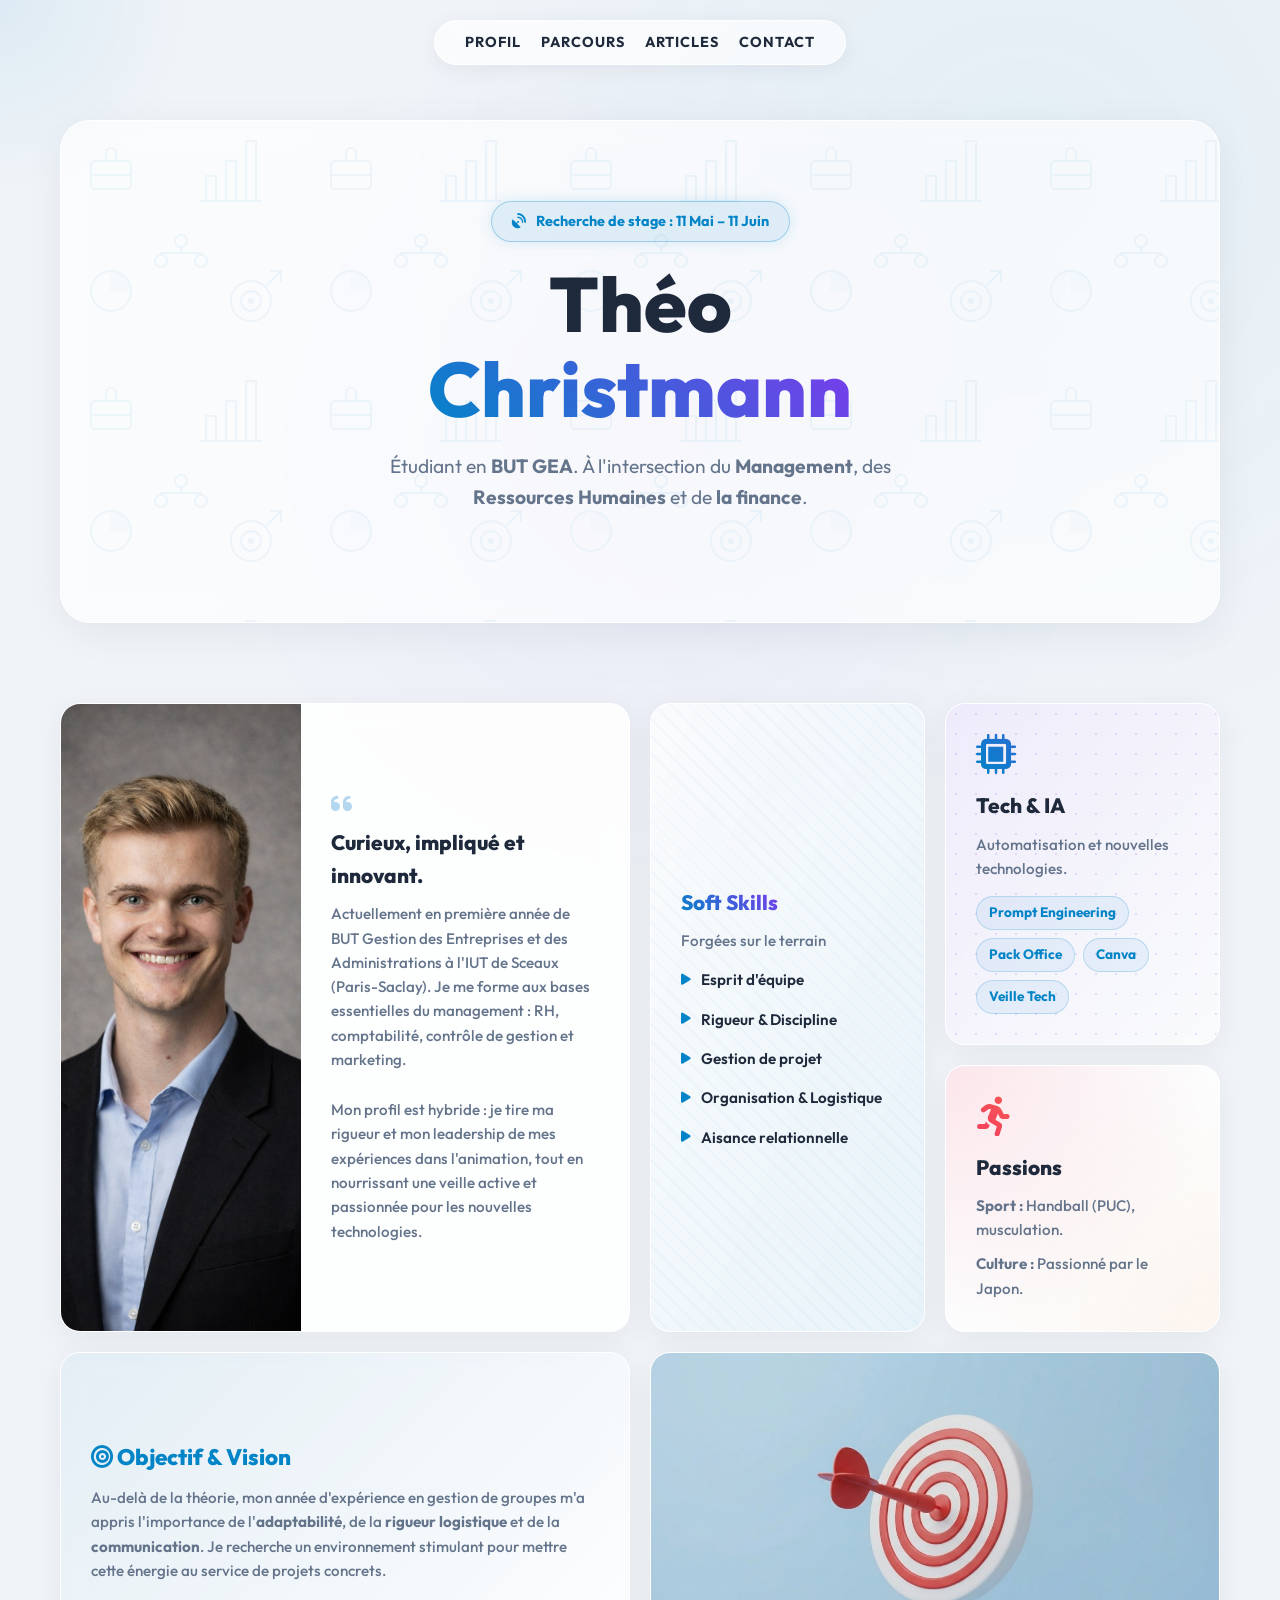
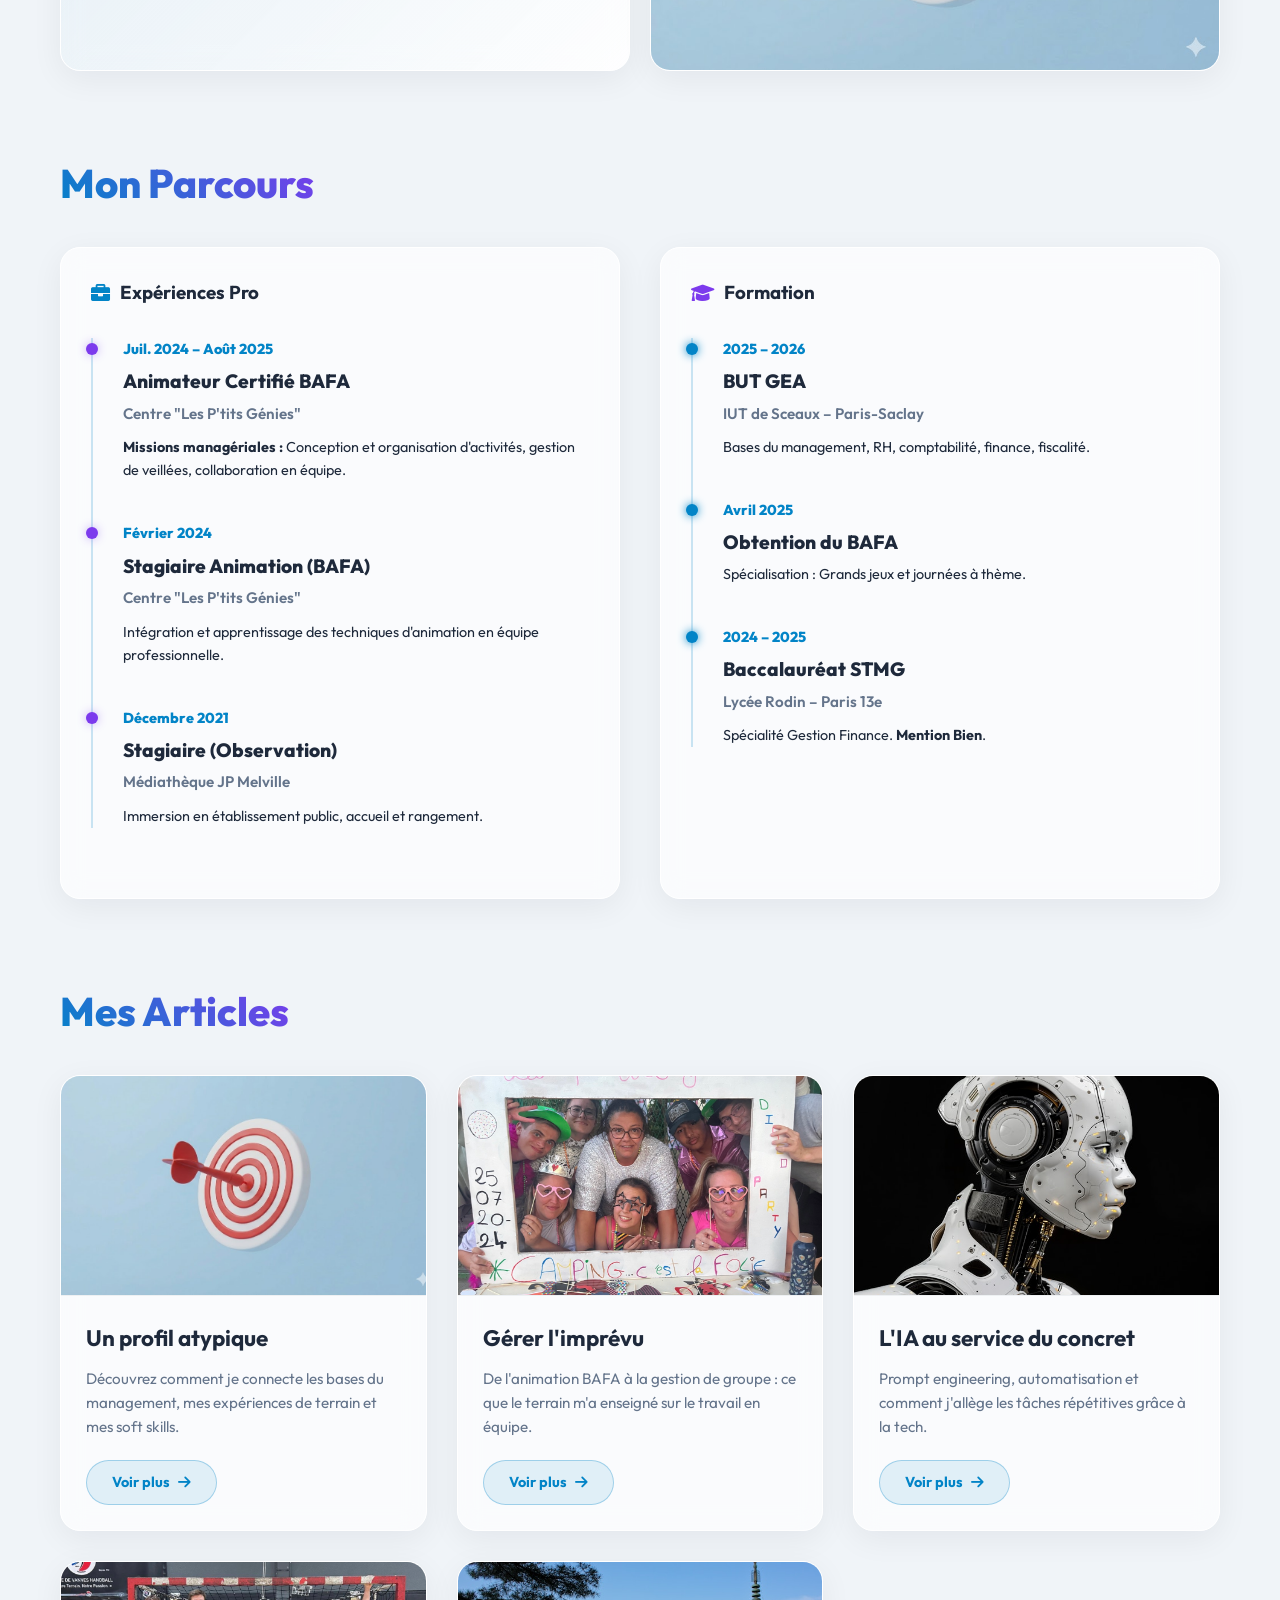
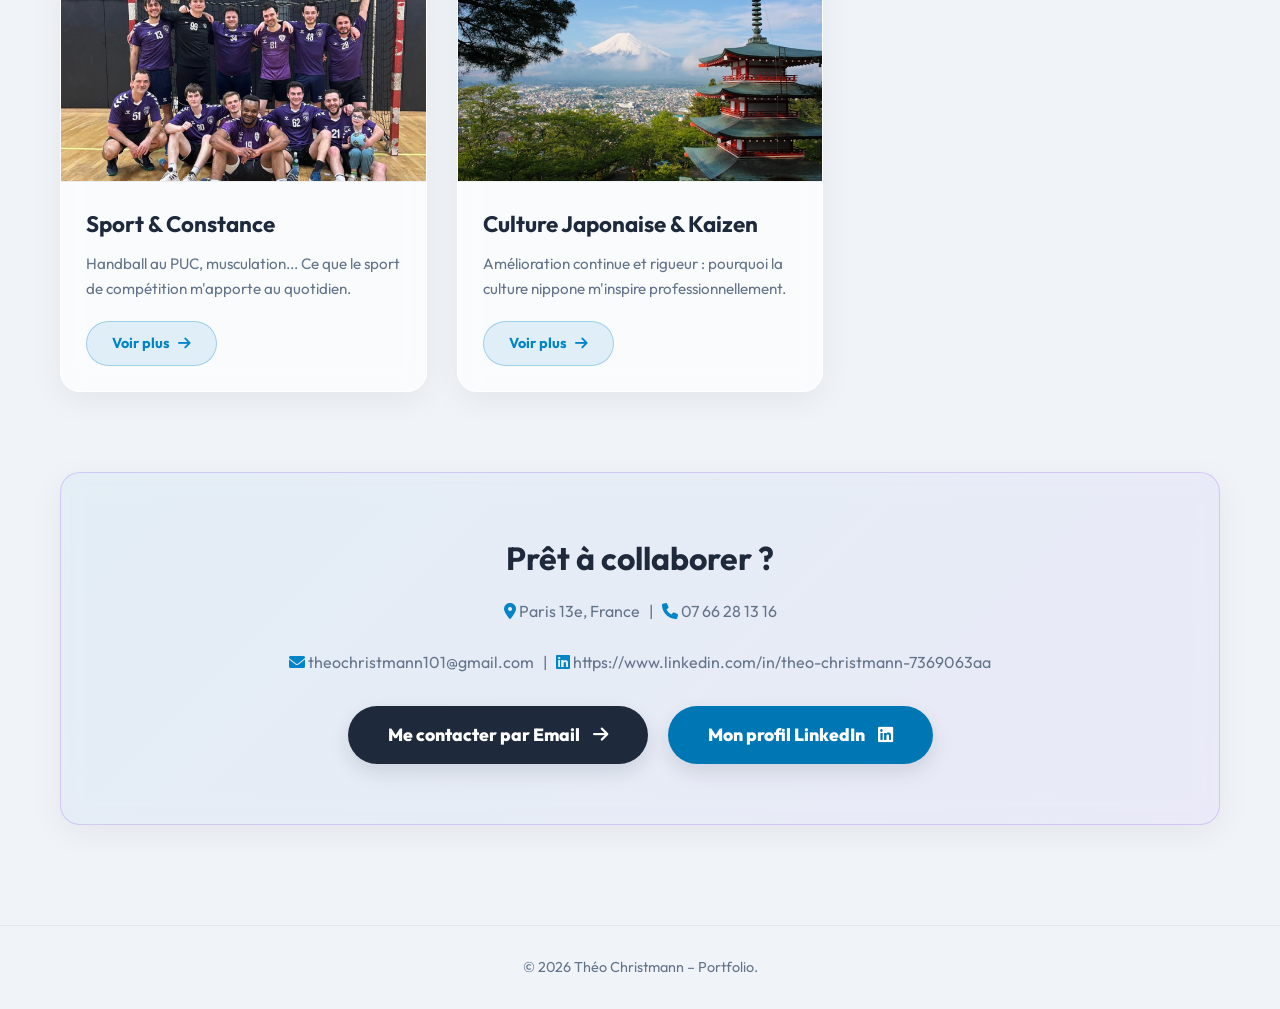
<file: index.html>
<!doctype html>
<html lang="fr">
  <head>
    <meta charset="UTF-8" />
    <meta name="viewport" content="width=device-width, initial-scale=1.0" />
    <title>Théo Christmann | Portfolio</title>
    <link
      href="https://cdnjs.cloudflare.com/ajax/libs/font-awesome/6.0.0/css/all.min.css"
      rel="stylesheet"
    />
    <link
      href="https://fonts.googleapis.com/css2?family=Outfit:wght@300;400;600;800&display=swap"
      rel="stylesheet"
    />
    <link rel="stylesheet" href="./assets/css/style.css" />
  </head>
  <body>
    <div class="glow-bg"></div>
    <div id="cursor-glow"></div>

    <nav>
      <a href="#profil">Profil</a>
      <a href="#parcours">Parcours</a>
      <a href="#articles">Articles</a>
      <a href="#contact">Contact</a>
    </nav>

    <div class="container">
      <header class="hero reveal active" id="profil">
        <div class="hero-badge">
          <i class="fas fa-satellite-dish"></i> Recherche de stage : 11 Mai – 11
          Juin
        </div>
        <h1>Théo <br /><span class="gradient-text">Christmann</span></h1>
        <p>
          Étudiant en <strong>BUT GEA</strong>. À l'intersection du
          <strong>Management</strong>, des
          <strong>Ressources Humaines</strong> et de
          <strong>la finance</strong>.
        </p>
      </header>

      <section class="bento-grid">
        <div class="glass-card bento-item bento-intro reveal">
          <div class="bento-intro-layout">
            <div class="profile-img-wrapper">
              <img
                src="./assets/img/profile.png"
                alt="Théo Christmann"
                class="profile-img"
              />
            </div>
            <div class="bento-intro-text">
              <i
                class="fas fa-quote-left bento-icon"
                style="font-size: 1.5rem; opacity: 0.3; margin-bottom: 10px"
              ></i>
              <h3>Curieux, impliqué et innovant.</h3>
              <p>
                Actuellement en première année de BUT Gestion des Entreprises et
                des Administrations à l'IUT de Sceaux (Paris-Saclay). Je me
                forme aux bases essentielles du management : RH, comptabilité,
                contrôle de gestion et marketing.
              </p>
              <br />
              <p>
                Mon profil est hybride : je tire ma rigueur et mon leadership de
                mes expériences dans l'animation, tout en nourrissant une veille
                active et passionnée pour les nouvelles technologies.
              </p>
            </div>
          </div>
        </div>

        <div class="glass-card bento-item bento-soft reveal">
          <h3><span class="gradient-text">Soft Skills</span></h3>
          <p style="margin-bottom: 15px">Forgées sur le terrain</p>
          <ul class="soft-skills-list">
            <li><i class="fas fa-play"></i> Esprit d'équipe</li>
            <li><i class="fas fa-play"></i> Rigueur & Discipline</li>
            <li><i class="fas fa-play"></i> Gestion de projet</li>
            <li><i class="fas fa-play"></i> Organisation & Logistique</li>
            <li><i class="fas fa-play"></i> Aisance relationnelle</li>
          </ul>
        </div>

        <div class="glass-card bento-item bento-tech reveal">
          <i class="fas fa-microchip bento-icon"></i>
          <h3>Tech & IA</h3>
          <p>Automatisation et nouvelles technologies.</p>
          <div class="tech-tags">
            <span class="tech-tag">Prompt Engineering</span>
            <span class="tech-tag">Pack Office</span>
            <span class="tech-tag">Canva</span>
            <span class="tech-tag">Veille Tech</span>
          </div>
        </div>

        <div class="glass-card bento-item bento-lang reveal">
          <i
            class="fas fa-running bento-icon"
            style="
              background: linear-gradient(45deg, #f43f5e, #fb923c);
              background-clip: initial;
              -webkit-background-clip: text;
              -webkit-text-fill-color: transparent;
            "
          ></i>
          <h3>Passions</h3>
          <p><strong>Sport :</strong> Handball (PUC), musculation.</p>
          <p style="margin-top: 10px">
            <strong>Culture :</strong> Passionné par le Japon.
          </p>
        </div>

        <div class="glass-card bento-item bento-text-1 reveal">
          <h3
            style="
              color: var(--accent-cyan);
              font-size: 1.4rem;
              margin-bottom: 10px;
            "
          >
            <i class="fas fa-bullseye"></i> Objectif & Vision
          </h3>
          <p>
            Au-delà de la théorie, mon année d'expérience en gestion de groupes
            m'a appris l'importance de l'<strong>adaptabilité</strong>, de la
            <strong>rigueur logistique</strong> et de la
            <strong>communication</strong>. Je recherche un environnement
            stimulant pour mettre cette énergie au service de projets concrets.
          </p>
        </div>

        <div
          class="glass-card bento-item bento-img-card bento-img-large reveal"
        >
          <img
            src="./assets/img/cible.jpg"
            alt="Travail en équipe et projets"
          />
        </div>
      </section>

      <h2 class="section-title reveal" id="parcours">
        <span class="gradient-text">Mon Parcours</span>
      </h2>

      <section class="timeline-section">
        <div class="glass-card reveal">
          <h3
            style="
              margin-bottom: 30px;
              display: flex;
              align-items: center;
              gap: 10px;
            "
          >
            <i class="fas fa-briefcase" style="color: var(--accent-cyan)"></i>
            Expériences Pro
          </h3>
          <div class="timeline-container">
            <div class="timeline-item">
              <div class="timeline-dot"></div>
              <div class="timeline-date">Juil. 2024 – Août 2025</div>
              <h4>Animateur Certifié BAFA</h4>
              <h5>Centre "Les P'tits Génies"</h5>
              <p class="text-muted" style="font-size: 0.9rem">
                <strong>Missions managériales :</strong> Conception et
                organisation d'activités, gestion de veillées, collaboration en
                équipe.
              </p>
            </div>

            <div class="timeline-item">
              <div class="timeline-dot"></div>
              <div class="timeline-date">Février 2024</div>
              <h4>Stagiaire Animation (BAFA)</h4>
              <h5>Centre "Les P'tits Génies"</h5>
              <p class="text-muted" style="font-size: 0.9rem">
                Intégration et apprentissage des techniques d'animation en
                équipe professionnelle.
              </p>
            </div>

            <div class="timeline-item">
              <div class="timeline-dot"></div>
              <div class="timeline-date">Décembre 2021</div>
              <h4>Stagiaire (Observation)</h4>
              <h5>Médiathèque JP Melville</h5>
              <p class="text-muted" style="font-size: 0.9rem">
                Immersion en établissement public, accueil et rangement.
              </p>
            </div>
          </div>
        </div>

        <div class="glass-card reveal">
          <h3
            style="
              margin-bottom: 30px;
              display: flex;
              align-items: center;
              gap: 10px;
            "
          >
            <i
              class="fas fa-graduation-cap"
              style="color: var(--accent-purple)"
            ></i>
            Formation
          </h3>
          <div class="timeline-container">
            <div class="timeline-item">
              <div
                class="timeline-dot"
                style="
                  background: var(--accent-cyan);
                  box-shadow: 0 0 10px var(--accent-cyan);
                "
              ></div>
              <div class="timeline-date">2025 – 2026</div>
              <h4>BUT GEA</h4>
              <h5>IUT de Sceaux – Paris-Saclay</h5>
              <p class="text-muted" style="font-size: 0.9rem">
                Bases du management, RH, comptabilité, finance, fiscalité.
              </p>
            </div>

            <div class="timeline-item">
              <div
                class="timeline-dot"
                style="
                  background: var(--accent-cyan);
                  box-shadow: 0 0 10px var(--accent-cyan);
                "
              ></div>
              <div class="timeline-date">Avril 2025</div>
              <h4>Obtention du BAFA</h4>
              <p class="text-muted" style="font-size: 0.9rem">
                Spécialisation : Grands jeux et journées à thème.
              </p>
            </div>

            <div class="timeline-item">
              <div
                class="timeline-dot"
                style="
                  background: var(--accent-cyan);
                  box-shadow: 0 0 10px var(--accent-cyan);
                "
              ></div>
              <div class="timeline-date">2024 – 2025</div>
              <h4>Baccalauréat STMG</h4>
              <h5>Lycée Rodin – Paris 13e</h5>
              <p class="text-muted" style="font-size: 0.9rem">
                Spécialité Gestion Finance. <strong>Mention Bien</strong>.
              </p>
            </div>
          </div>
        </div>
      </section>

      <h2 class="section-title reveal" id="articles">
        <span class="gradient-text">Mes Articles</span>
      </h2>

      <section class="articles-grid">
        <div class="glass-card article-card reveal">
          <img
            src="./assets/img/cible.jpg"
            alt="Illustration Profil"
            class="article-img"
          />
          <div class="article-content">
            <h3>Un profil atypique</h3>
            <p>
              Découvrez comment je connecte les bases du management, mes
              expériences de terrain et mes soft skills.
            </p>
            <a href="profil.html" class="btn-more"
              >Voir plus
              <i class="fas fa-arrow-right" style="margin-left: 5px"></i
            ></a>
          </div>
        </div>

        <div class="glass-card article-card reveal">
          <img
            src="./assets/img/centre_aere.jpeg"
            alt="Illustration Expériences"
            class="article-img"
          />
          <div class="article-content">
            <h3>Gérer l'imprévu</h3>
            <p>
              De l'animation BAFA à la gestion de groupe : ce que le terrain m'a
              enseigné sur le travail en équipe.
            </p>
            <a href="experience.html" class="btn-more"
              >Voir plus
              <i class="fas fa-arrow-right" style="margin-left: 5px"></i
            ></a>
          </div>
        </div>

        <div class="glass-card article-card reveal">
          <img
            src="./assets/img/ia.jpg"
            alt="Illustration Tech"
            class="article-img"
          />
          <div class="article-content">
            <h3>L'IA au service du concret</h3>
            <p>
              Prompt engineering, automatisation et comment j'allège les tâches
              répétitives grâce à la tech.
            </p>
            <a href="tech.html" class="btn-more"
              >Voir plus
              <i class="fas fa-arrow-right" style="margin-left: 5px"></i
            ></a>
          </div>
        </div>

        <div class="glass-card article-card reveal">
          <img
            src="./assets/img/sport.jpeg"
            alt="Illustration Sport"
            class="article-img"
          />
          <div class="article-content">
            <h3>Sport & Constance</h3>
            <p>
              Handball au PUC, musculation... Ce que le sport de compétition
              m'apporte au quotidien.
            </p>
            <a href="sport.html" class="btn-more"
              >Voir plus
              <i class="fas fa-arrow-right" style="margin-left: 5px"></i
            ></a>
          </div>
        </div>

        <div class="glass-card article-card reveal">
          <img
            src="./assets/img/japon.jpg"
            alt="Illustration Japon"
            class="article-img"
          />
          <div class="article-content">
            <h3>Culture Japonaise & Kaizen</h3>
            <p>
              Amélioration continue et rigueur : pourquoi la culture nippone
              m'inspire professionnellement.
            </p>
            <a href="japon.html" class="btn-more"
              >Voir plus
              <i class="fas fa-arrow-right" style="margin-left: 5px"></i
            ></a>
          </div>
        </div>
      </section>

      <section class="glass-card contact-cta reveal" id="contact">
        <h2 style="font-size: 2rem; margin-bottom: 15px">
          Prêt à collaborer ?
        </h2>
        <p style="color: var(--text-muted); margin-bottom: 30px">
          <i
            class="fas fa-map-marker-alt"
            style="color: var(--accent-cyan)"
          ></i>
          Paris 13e, France &nbsp;&nbsp;|&nbsp;&nbsp;
          <i class="fas fa-phone" style="color: var(--accent-cyan)"></i> 07 66
          28 13 16 <br /><br />
          <i class="fas fa-envelope" style="color: var(--accent-cyan)"></i>
          theochristmann101@gmail.com &nbsp;&nbsp;|&nbsp;&nbsp;
          <i class="fab fa-linkedin" style="color: var(--accent-cyan)"></i>
          https://www.linkedin.com/in/theo-christmann-7369063aa
        </p>
        <div class="contact-buttons">
          <a
            href="mailto:theochristmann101@gmail.com"
            class="btn-contact"
            style="margin-top: 0"
          >
            Me contacter par Email
            <i class="fas fa-arrow-right" style="margin-left: 10px"></i>
          </a>
          <a
            href="https://www.linkedin.com/in/theo-christmann-7369063aa"
            target="_blank"
            class="btn-contact btn-linkedin"
            style="margin-top: 0"
          >
            Mon profil LinkedIn
            <i class="fab fa-linkedin" style="margin-left: 10px"></i>
          </a>
        </div>
      </section>
    </div>

    <footer>
      <p>&copy; 2026 Théo Christmann – Portfolio.</p>
    </footer>

    <script>
      const glow = document.getElementById("cursor-glow");

      document.addEventListener("mousemove", (e) => {
        requestAnimationFrame(() => {
          glow.style.left = e.clientX + "px";
          glow.style.top = e.clientY + "px";
        });
      });

      function reveal() {
        var reveals = document.querySelectorAll(".reveal");
        for (var i = 0; i < reveals.length; i++) {
          var windowHeight = window.innerHeight;
          var elementTop = reveals[i].getBoundingClientRect().top;
          var elementVisible = 100;

          if (elementTop < windowHeight - elementVisible) {
            reveals[i].classList.add("active");
          }
        }
      }

      window.addEventListener("scroll", reveal);
      reveal();
    </script>
  </body>
</html>
</file>
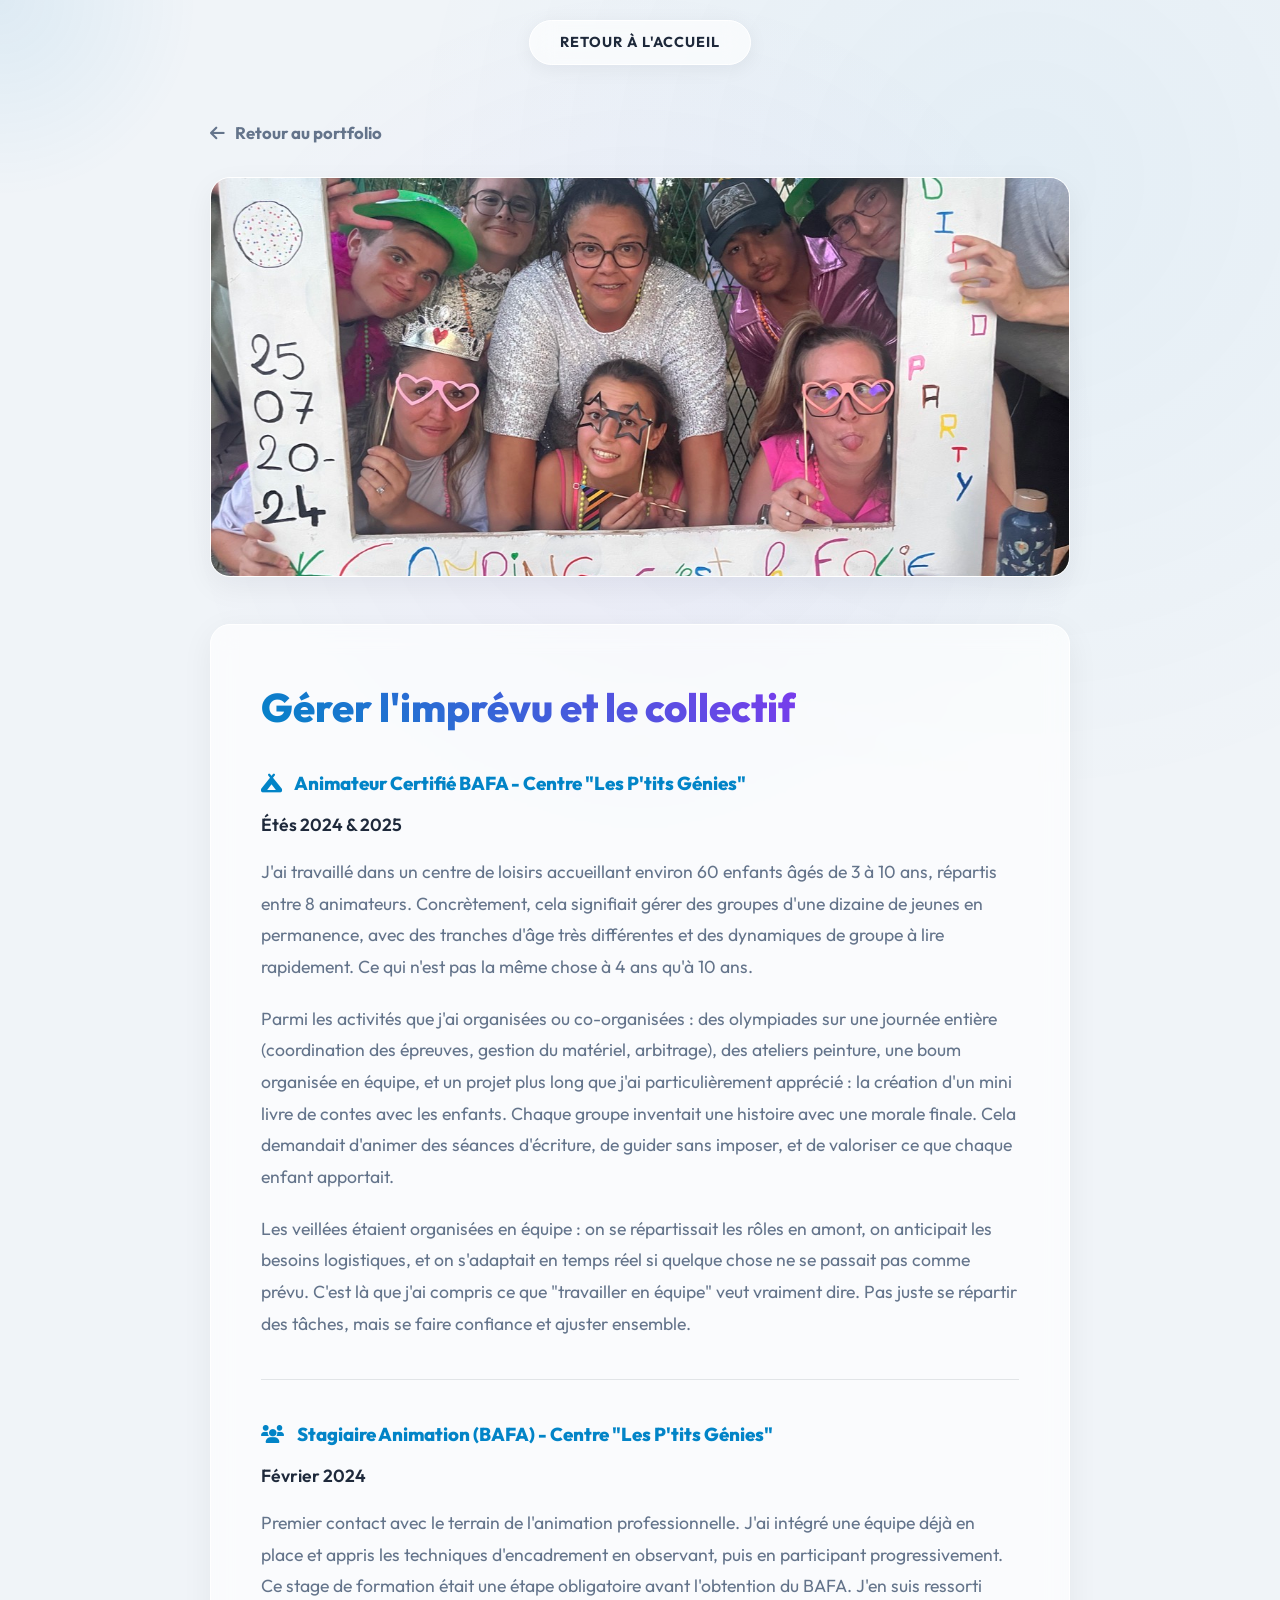
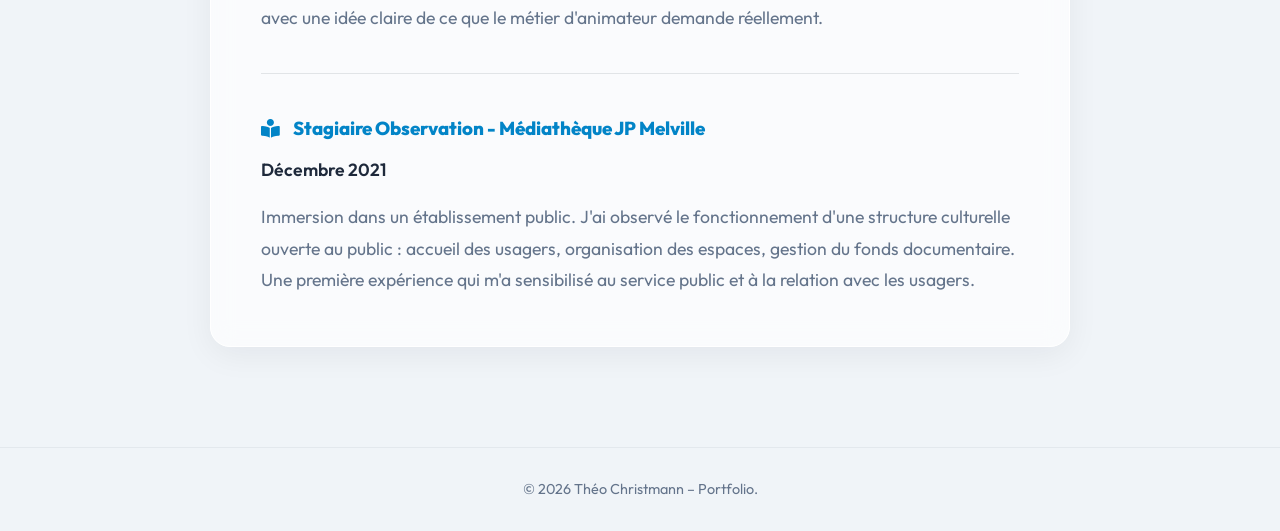
<file: experience.html>
<!doctype html>
<html lang="fr">
  <head>
    <meta charset="UTF-8" />
    <meta name="viewport" content="width=device-width, initial-scale=1.0" />
    <title>Expériences - Théo Christmann</title>
    <link
      href="https://cdnjs.cloudflare.com/ajax/libs/font-awesome/6.0.0/css/all.min.css"
      rel="stylesheet"
    />
    <link
      href="https://fonts.googleapis.com/css2?family=Outfit:wght@300;400;600;800&display=swap"
      rel="stylesheet"
    />

    <link rel="stylesheet" href="assets/css/style.css" />
  </head>
  <body>
    <div class="glow-bg"></div>
    <div id="cursor-glow"></div>

    <nav>
      <a href="index.html">Retour à l'accueil</a>
    </nav>

    <div class="article-container">
      <a href="index.html" class="btn-back reveal active">
        <i class="fas fa-arrow-left"></i> Retour au portfolio
      </a>

      <img
        src="./assets/img/centre_aere.jpeg"
        alt="Mes expériences professionnelles"
        class="article-hero-img reveal active"
      />

      <div class="glass-card article-content-card reveal active">
        <h1>
          <span class="gradient-text">Gérer l'imprévu et le collectif</span>
        </h1>

        <h3
          style="
            color: var(--accent-cyan);
            margin-top: 30px;
            margin-bottom: 10px;
            font-weight: 800;
          "
        >
          <i class="fas fa-campground" style="margin-right: 10px"></i> Animateur
          Certifié BAFA - Centre "Les P'tits Génies"
        </h3>
        <p
          style="font-weight: 600; color: var(--text-main); margin-bottom: 15px"
        >
          Étés 2024 & 2025
        </p>
        <p>
          J'ai travaillé dans un centre de loisirs accueillant environ 60
          enfants âgés de 3 à 10 ans, répartis entre 8 animateurs. Concrètement,
          cela signifiait gérer des groupes d'une dizaine de jeunes en
          permanence, avec des tranches d'âge très différentes et des dynamiques
          de groupe à lire rapidement. Ce qui n'est pas la même chose à 4 ans
          qu'à 10 ans.
        </p>

        <p>
          Parmi les activités que j'ai organisées ou co-organisées : des
          olympiades sur une journée entière (coordination des épreuves, gestion
          du matériel, arbitrage), des ateliers peinture, une boum organisée en
          équipe, et un projet plus long que j'ai particulièrement apprécié : la
          création d'un mini livre de contes avec les enfants. Chaque groupe
          inventait une histoire avec une morale finale. Cela demandait d'animer
          des séances d'écriture, de guider sans imposer, et de valoriser ce que
          chaque enfant apportait.
        </p>

        <p>
          Les veillées étaient organisées en équipe : on se répartissait les
          rôles en amont, on anticipait les besoins logistiques, et on
          s'adaptait en temps réel si quelque chose ne se passait pas comme
          prévu. C'est là que j'ai compris ce que "travailler en équipe" veut
          vraiment dire. Pas juste se répartir des tâches, mais se faire
          confiance et ajuster ensemble.
        </p>

        <hr
          style="
            border: 0;
            border-top: 1px solid rgba(15, 23, 42, 0.1);
            margin: 40px 0;
          "
        />

        <h3
          style="
            color: var(--accent-cyan);
            margin-bottom: 10px;
            font-weight: 800;
          "
        >
          <i class="fas fa-users" style="margin-right: 10px"></i> Stagiaire
          Animation (BAFA) - Centre "Les P'tits Génies"
        </h3>
        <p
          style="font-weight: 600; color: var(--text-main); margin-bottom: 15px"
        >
          Février 2024
        </p>
        <p>
          Premier contact avec le terrain de l'animation professionnelle. J'ai
          intégré une équipe déjà en place et appris les techniques
          d'encadrement en observant, puis en participant progressivement. Ce
          stage de formation était une étape obligatoire avant l'obtention du
          BAFA. J'en suis ressorti avec une idée claire de ce que le métier
          d'animateur demande réellement.
        </p>

        <hr
          style="
            border: 0;
            border-top: 1px solid rgba(15, 23, 42, 0.1);
            margin: 40px 0;
          "
        />

        <h3
          style="
            color: var(--accent-cyan);
            margin-bottom: 10px;
            font-weight: 800;
          "
        >
          <i class="fas fa-book-reader" style="margin-right: 10px"></i>
          Stagiaire Observation - Médiathèque JP Melville
        </h3>
        <p
          style="font-weight: 600; color: var(--text-main); margin-bottom: 15px"
        >
          Décembre 2021
        </p>
        <p>
          Immersion dans un établissement public. J'ai observé le fonctionnement
          d'une structure culturelle ouverte au public : accueil des usagers,
          organisation des espaces, gestion du fonds documentaire. Une première
          expérience qui m'a sensibilisé au service public et à la relation avec
          les usagers.
        </p>
      </div>
    </div>

    <footer>
      <p>&copy; 2026 Théo Christmann – Portfolio.</p>
    </footer>

    <script>
      const glow = document.getElementById("cursor-glow");

      document.addEventListener("mousemove", (e) => {
        requestAnimationFrame(() => {
          glow.style.left = e.clientX + "px";
          glow.style.top = e.clientY + "px";
        });
      });

      function reveal() {
        var reveals = document.querySelectorAll(".reveal");
        for (var i = 0; i < reveals.length; i++) {
          var windowHeight = window.innerHeight;
          var elementTop = reveals[i].getBoundingClientRect().top;
          var elementVisible = 50;

          if (elementTop < windowHeight - elementVisible) {
            reveals[i].classList.add("active");
          }
        }
      }

      window.addEventListener("scroll", reveal);
      reveal();
    </script>
  </body>
</html>
</file>
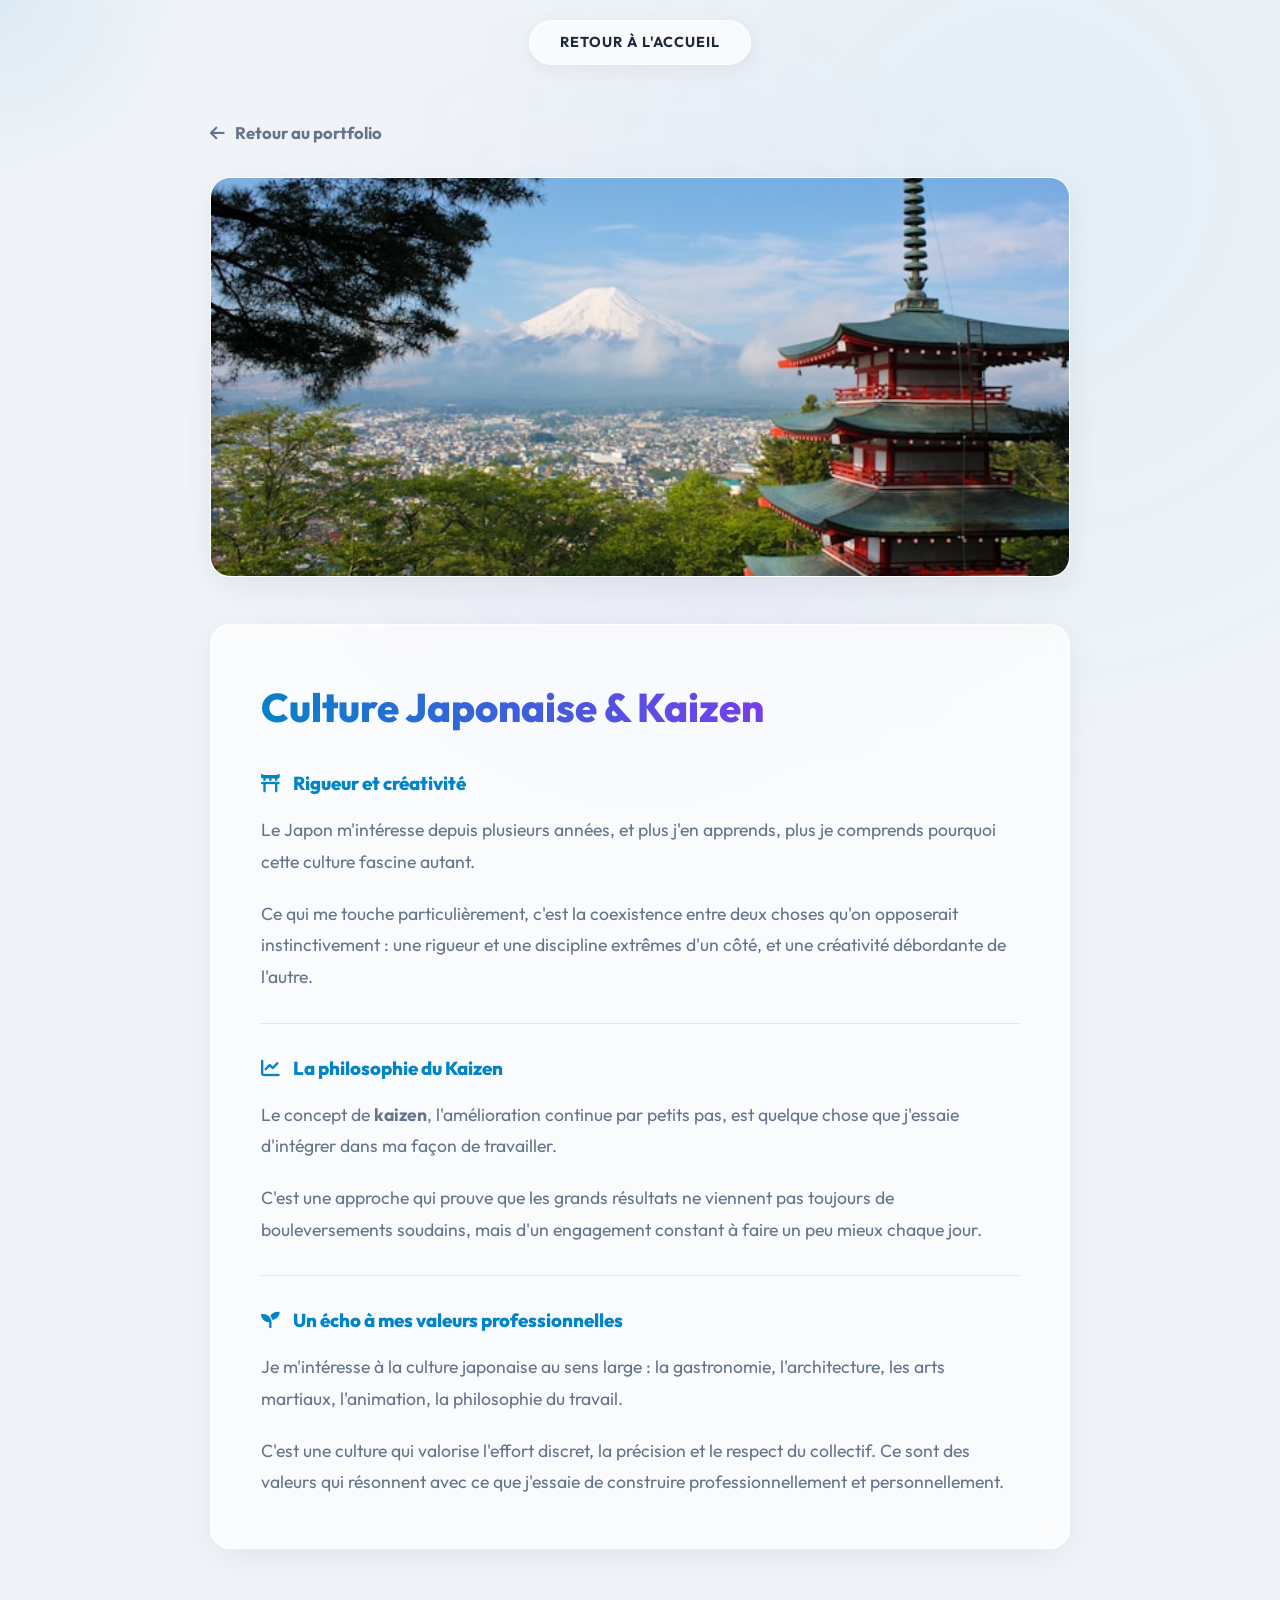
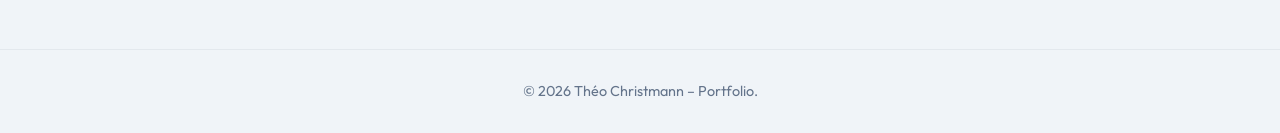
<file: japon.html>
<!doctype html>
<html lang="fr">
  <head>
    <meta charset="UTF-8" />
    <meta name="viewport" content="width=device-width, initial-scale=1.0" />
    <title>Culture Japonaise - Théo Christmann</title>
    <link
      href="https://cdnjs.cloudflare.com/ajax/libs/font-awesome/6.0.0/css/all.min.css"
      rel="stylesheet"
    />
    <link
      href="https://fonts.googleapis.com/css2?family=Outfit:wght@300;400;600;800&display=swap"
      rel="stylesheet"
    />
    <link rel="stylesheet" href="./assets/css/style.css" />
  </head>
  <body>
    <!-- Effet de lueur -->
    <div class="glow-bg"></div>
    <div id="cursor-glow"></div>

    <!-- Navigation simplifiée pour les pages articles -->
    <nav>
      <a href="index.html">Retour à l'accueil</a>
    </nav>

    <div class="article-container">
      <a href="index.html" class="btn-back reveal active">
        <i class="fas fa-arrow-left"></i> Retour au portfolio
      </a>

      <img
        src="./assets/img/japon.jpg"
        alt="Culture Japonaise et Kaizen"
        class="article-hero-img reveal active"
      />

      <div class="glass-card article-content-card reveal active">
        <h1><span class="gradient-text">Culture Japonaise & Kaizen</span></h1>

        <h3
          style="
            color: var(--accent-cyan);
            margin-top: 30px;
            margin-bottom: 15px;
            font-weight: 800;
          "
        >
          <i class="fas fa-torii-gate" style="margin-right: 10px"></i> Rigueur
          et créativité
        </h3>
        <p>
          Le Japon m'intéresse depuis plusieurs années, et plus j'en apprends,
          plus je comprends pourquoi cette culture fascine autant.
        </p>
        <p>
          Ce qui me touche particulièrement, c'est la coexistence entre deux
          choses qu'on opposerait instinctivement : une rigueur et une
          discipline extrêmes d'un côté, et une créativité débordante de
          l'autre.
        </p>

        <hr
          style="
            border: 0;
            border-top: 1px solid rgba(15, 23, 42, 0.1);
            margin: 30px 0;
          "
        />

        <h3
          style="
            color: var(--accent-cyan);
            margin-bottom: 15px;
            font-weight: 800;
          "
        >
          <i class="fas fa-chart-line" style="margin-right: 10px"></i> La
          philosophie du Kaizen
        </h3>
        <p>
          Le concept de <strong>kaizen</strong>, l'amélioration continue par
          petits pas, est quelque chose que j'essaie d'intégrer dans ma façon de
          travailler.
        </p>
        <p>
          C'est une approche qui prouve que les grands résultats ne viennent pas
          toujours de bouleversements soudains, mais d'un engagement constant à
          faire un peu mieux chaque jour.
        </p>

        <hr
          style="
            border: 0;
            border-top: 1px solid rgba(15, 23, 42, 0.1);
            margin: 30px 0;
          "
        />

        <h3
          style="
            color: var(--accent-cyan);
            margin-bottom: 15px;
            font-weight: 800;
          "
        >
          <i class="fas fa-seedling" style="margin-right: 10px"></i> Un écho à
          mes valeurs professionnelles
        </h3>
        <p>
          Je m'intéresse à la culture japonaise au sens large : la gastronomie,
          l'architecture, les arts martiaux, l'animation, la philosophie du
          travail.
        </p>
        <p>
          C'est une culture qui valorise l'effort discret, la précision et le
          respect du collectif. Ce sont des valeurs qui résonnent avec ce que
          j'essaie de construire professionnellement et personnellement.
        </p>
      </div>
    </div>

    <footer>
      <p>&copy; 2026 Théo Christmann – Portfolio.</p>
    </footer>

    <script>
      const glow = document.getElementById("cursor-glow");

      document.addEventListener("mousemove", (e) => {
        requestAnimationFrame(() => {
          glow.style.left = e.clientX + "px";
          glow.style.top = e.clientY + "px";
        });
      });

      function reveal() {
        var reveals = document.querySelectorAll(".reveal");
        for (var i = 0; i < reveals.length; i++) {
          var windowHeight = window.innerHeight;
          var elementTop = reveals[i].getBoundingClientRect().top;
          var elementVisible = 50;

          if (elementTop < windowHeight - elementVisible) {
            reveals[i].classList.add("active");
          }
        }
      }

      window.addEventListener("scroll", reveal);
      reveal();
    </script>
  </body>
</html>
</file>
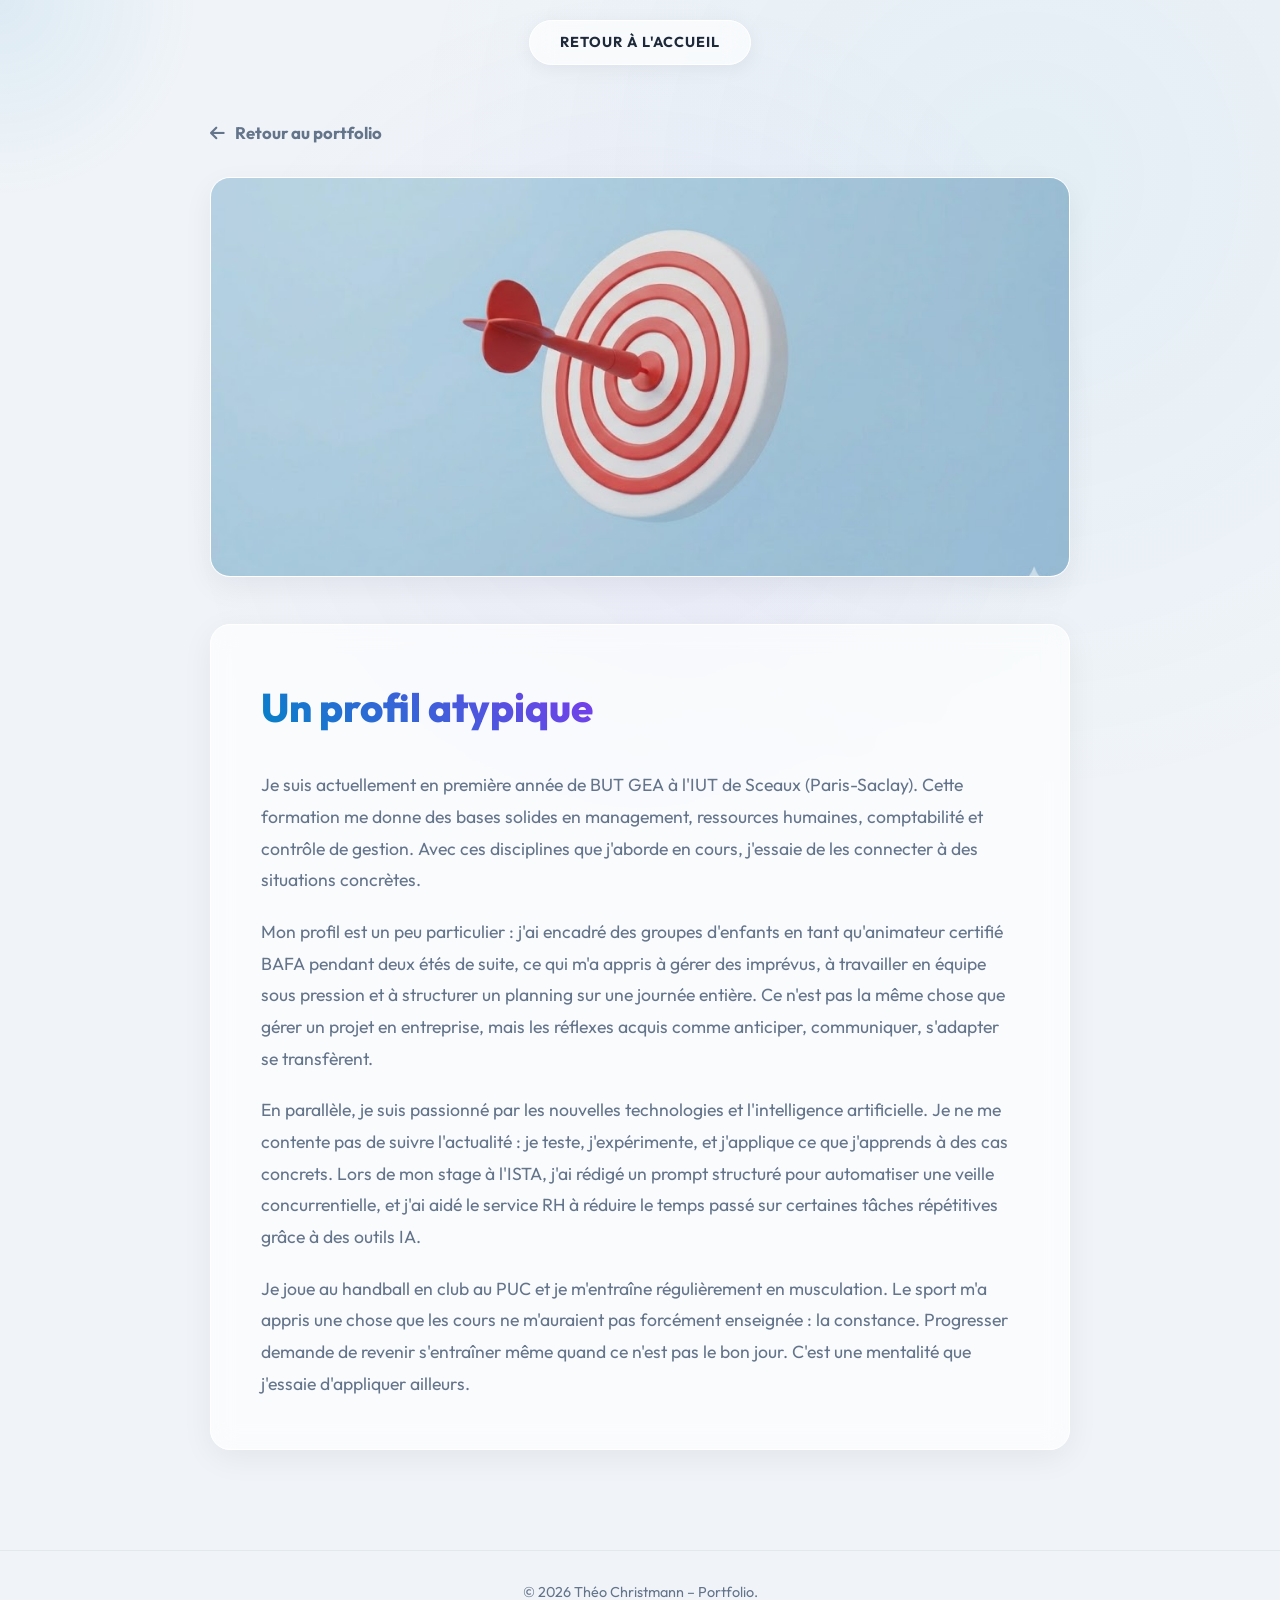
<file: profil.html>
<!doctype html>
<html lang="fr">
  <head>
    <meta charset="UTF-8" />
    <meta name="viewport" content="width=device-width, initial-scale=1.0" />
    <title>Profil - Théo Christmann</title>
    <link
      href="https://cdnjs.cloudflare.com/ajax/libs/font-awesome/6.0.0/css/all.min.css"
      rel="stylesheet"
    />
    <link
      href="https://fonts.googleapis.com/css2?family=Outfit:wght@300;400;600;800&display=swap"
      rel="stylesheet"
    />

    <link rel="stylesheet" href="./assets/css/style.css" />
  </head>
  <body>
    <div class="glow-bg"></div>
    <div id="cursor-glow"></div>

    <nav>
      <a href="index.html">Retour à l'accueil</a>
    </nav>

    <div class="article-container">
      <a href="index.html" class="btn-back reveal active">
        <i class="fas fa-arrow-left"></i> Retour au portfolio
      </a>

      <img
        src="./assets/img/cible.jpg"
        alt="Théo Christmann"
        class="article-hero-img reveal active"
      />

      <div class="glass-card article-content-card reveal active">
        <h1><span class="gradient-text">Un profil atypique</span></h1>

        <p>
          Je suis actuellement en première année de BUT GEA à l'IUT de Sceaux
          (Paris-Saclay). Cette formation me donne des bases solides en
          management, ressources humaines, comptabilité et contrôle de gestion.
          Avec ces disciplines que j'aborde en cours, j'essaie de les connecter
          à des situations concrètes.
        </p>

        <p>
          Mon profil est un peu particulier : j'ai encadré des groupes d'enfants
          en tant qu'animateur certifié BAFA pendant deux étés de suite, ce qui
          m'a appris à gérer des imprévus, à travailler en équipe sous pression
          et à structurer un planning sur une journée entière. Ce n'est pas la
          même chose que gérer un projet en entreprise, mais les réflexes acquis
          comme anticiper, communiquer, s'adapter se transfèrent.
        </p>

        <p>
          En parallèle, je suis passionné par les nouvelles technologies et
          l'intelligence artificielle. Je ne me contente pas de suivre
          l'actualité : je teste, j'expérimente, et j'applique ce que j'apprends
          à des cas concrets. Lors de mon stage à l'ISTA, j'ai rédigé un prompt
          structuré pour automatiser une veille concurrentielle, et j'ai aidé le
          service RH à réduire le temps passé sur certaines tâches répétitives
          grâce à des outils IA.
        </p>

        <p>
          Je joue au handball en club au PUC et je m'entraîne régulièrement en
          musculation. Le sport m'a appris une chose que les cours ne m'auraient
          pas forcément enseignée : la constance. Progresser demande de revenir
          s'entraîner même quand ce n'est pas le bon jour. C'est une mentalité
          que j'essaie d'appliquer ailleurs.
        </p>
      </div>
    </div>

    <footer>
      <p>&copy; 2026 Théo Christmann – Portfolio.</p>
    </footer>

    <script>
      const glow = document.getElementById("cursor-glow");

      document.addEventListener("mousemove", (e) => {
        requestAnimationFrame(() => {
          glow.style.left = e.clientX + "px";
          glow.style.top = e.clientY + "px";
        });
      });

      function reveal() {
        var reveals = document.querySelectorAll(".reveal");
        for (var i = 0; i < reveals.length; i++) {
          var windowHeight = window.innerHeight;
          var elementTop = reveals[i].getBoundingClientRect().top;
          var elementVisible = 50;

          if (elementTop < windowHeight - elementVisible) {
            reveals[i].classList.add("active");
          }
        }
      }

      window.addEventListener("scroll", reveal);
      reveal();
    </script>
  </body>
</html>
</file>
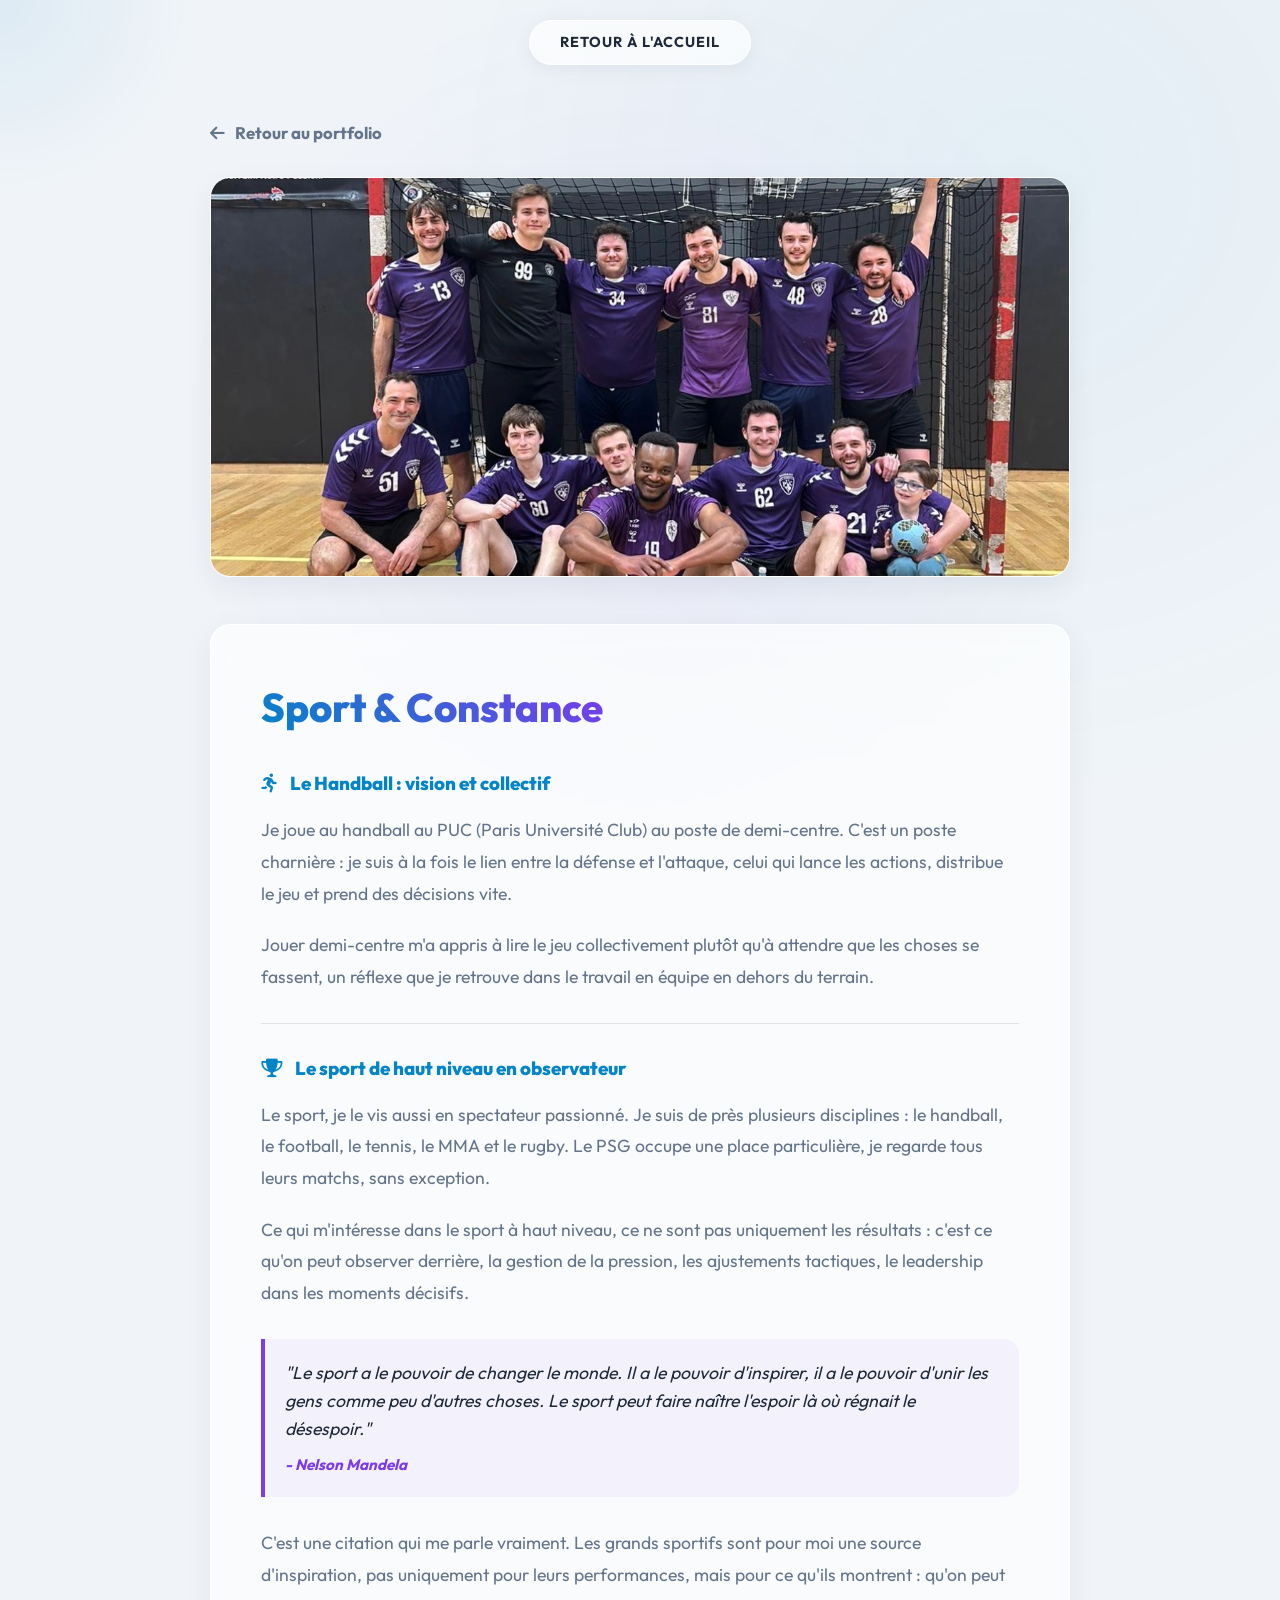
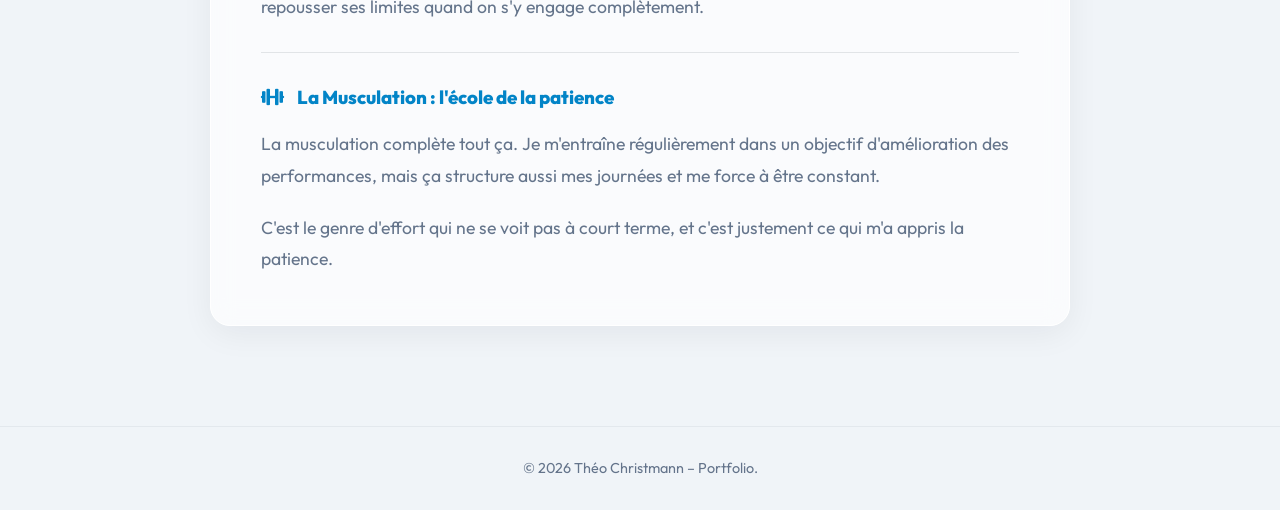
<file: sport.html>
<!doctype html>
<html lang="fr">
  <head>
    <meta charset="UTF-8" />
    <meta name="viewport" content="width=device-width, initial-scale=1.0" />
    <title>Sport - Théo Christmann</title>
    <link
      href="https://cdnjs.cloudflare.com/ajax/libs/font-awesome/6.0.0/css/all.min.css"
      rel="stylesheet"
    />
    <link
      href="https://fonts.googleapis.com/css2?family=Outfit:wght@300;400;600;800&display=swap"
      rel="stylesheet"
    />

    <link rel="stylesheet" href="./assets/css/style.css" />
  </head>
  <body>
    <!-- Effet de lueur -->
    <div class="glow-bg"></div>
    <div id="cursor-glow"></div>

    <!-- Navigation simplifiée pour les pages articles -->
    <nav>
      <a href="index.html">Retour à l'accueil</a>
    </nav>

    <div class="article-container">
      <a href="index.html" class="btn-back reveal active">
        <i class="fas fa-arrow-left"></i> Retour au portfolio
      </a>

      <img
        src="./assets/img/sport.jpeg"
        alt="Sport et Constance"
        class="article-hero-img reveal active"
      />

      <div class="glass-card article-content-card reveal active">
        <h1><span class="gradient-text">Sport & Constance</span></h1>

        <h3
          style="
            color: var(--accent-cyan);
            margin-top: 30px;
            margin-bottom: 15px;
            font-weight: 800;
          "
        >
          <i class="fas fa-running" style="margin-right: 10px"></i> Le Handball
          : vision et collectif
        </h3>
        <p>
          Je joue au handball au PUC (Paris Université Club) au poste de
          demi-centre. C'est un poste charnière : je suis à la fois le lien
          entre la défense et l'attaque, celui qui lance les actions, distribue
          le jeu et prend des décisions vite.
        </p>
        <p>
          Jouer demi-centre m'a appris à lire le jeu collectivement plutôt qu'à
          attendre que les choses se fassent, un réflexe que je retrouve dans le
          travail en équipe en dehors du terrain.
        </p>

        <hr
          style="
            border: 0;
            border-top: 1px solid rgba(15, 23, 42, 0.1);
            margin: 30px 0;
          "
        />

        <h3
          style="
            color: var(--accent-cyan);
            margin-bottom: 15px;
            font-weight: 800;
          "
        >
          <i class="fas fa-trophy" style="margin-right: 10px"></i> Le sport de
          haut niveau en observateur
        </h3>
        <p>
          Le sport, je le vis aussi en spectateur passionné. Je suis de près
          plusieurs disciplines : le handball, le football, le tennis, le MMA et
          le rugby. Le PSG occupe une place particulière, je regarde tous leurs
          matchs, sans exception.
        </p>
        <p>
          Ce qui m'intéresse dans le sport à haut niveau, ce ne sont pas
          uniquement les résultats : c'est ce qu'on peut observer derrière, la
          gestion de la pression, les ajustements tactiques, le leadership dans
          les moments décisifs.
        </p>

        <blockquote
          style="
            border-left: 4px solid var(--accent-purple);
            padding: 20px;
            margin: 30px 0;
            font-style: italic;
            background: rgba(124, 58, 237, 0.05);
            border-radius: 0 15px 15px 0;
            font-size: 1.1rem;
            color: var(--text-main);
          "
        >
          "Le sport a le pouvoir de changer le monde. Il a le pouvoir
          d'inspirer, il a le pouvoir d'unir les gens comme peu d'autres choses.
          Le sport peut faire naître l'espoir là où régnait le désespoir."<br />
          <strong
            style="
              display: block;
              margin-top: 10px;
              font-size: 0.95rem;
              color: var(--accent-purple);
            "
            >- Nelson Mandela</strong
          >
        </blockquote>

        <p>
          C'est une citation qui me parle vraiment. Les grands sportifs sont
          pour moi une source d'inspiration, pas uniquement pour leurs
          performances, mais pour ce qu'ils montrent : qu'on peut repousser ses
          limites quand on s'y engage complètement.
        </p>

        <hr
          style="
            border: 0;
            border-top: 1px solid rgba(15, 23, 42, 0.1);
            margin: 30px 0;
          "
        />

        <h3
          style="
            color: var(--accent-cyan);
            margin-bottom: 15px;
            font-weight: 800;
          "
        >
          <i class="fas fa-dumbbell" style="margin-right: 10px"></i> La
          Musculation : l'école de la patience
        </h3>
        <p>
          La musculation complète tout ça. Je m'entraîne régulièrement dans un
          objectif d'amélioration des performances, mais ça structure aussi mes
          journées et me force à être constant.
        </p>
        <p>
          C'est le genre d'effort qui ne se voit pas à court terme, et c'est
          justement ce qui m'a appris la patience.
        </p>
      </div>
    </div>

    <footer>
      <p>&copy; 2026 Théo Christmann – Portfolio.</p>
    </footer>

    <script>
      const glow = document.getElementById("cursor-glow");

      document.addEventListener("mousemove", (e) => {
        requestAnimationFrame(() => {
          glow.style.left = e.clientX + "px";
          glow.style.top = e.clientY + "px";
        });
      });

      function reveal() {
        var reveals = document.querySelectorAll(".reveal");
        for (var i = 0; i < reveals.length; i++) {
          var windowHeight = window.innerHeight;
          var elementTop = reveals[i].getBoundingClientRect().top;
          var elementVisible = 50;

          if (elementTop < windowHeight - elementVisible) {
            reveals[i].classList.add("active");
          }
        }
      }

      window.addEventListener("scroll", reveal);
      reveal();
    </script>
  </body>
</html>
</file>
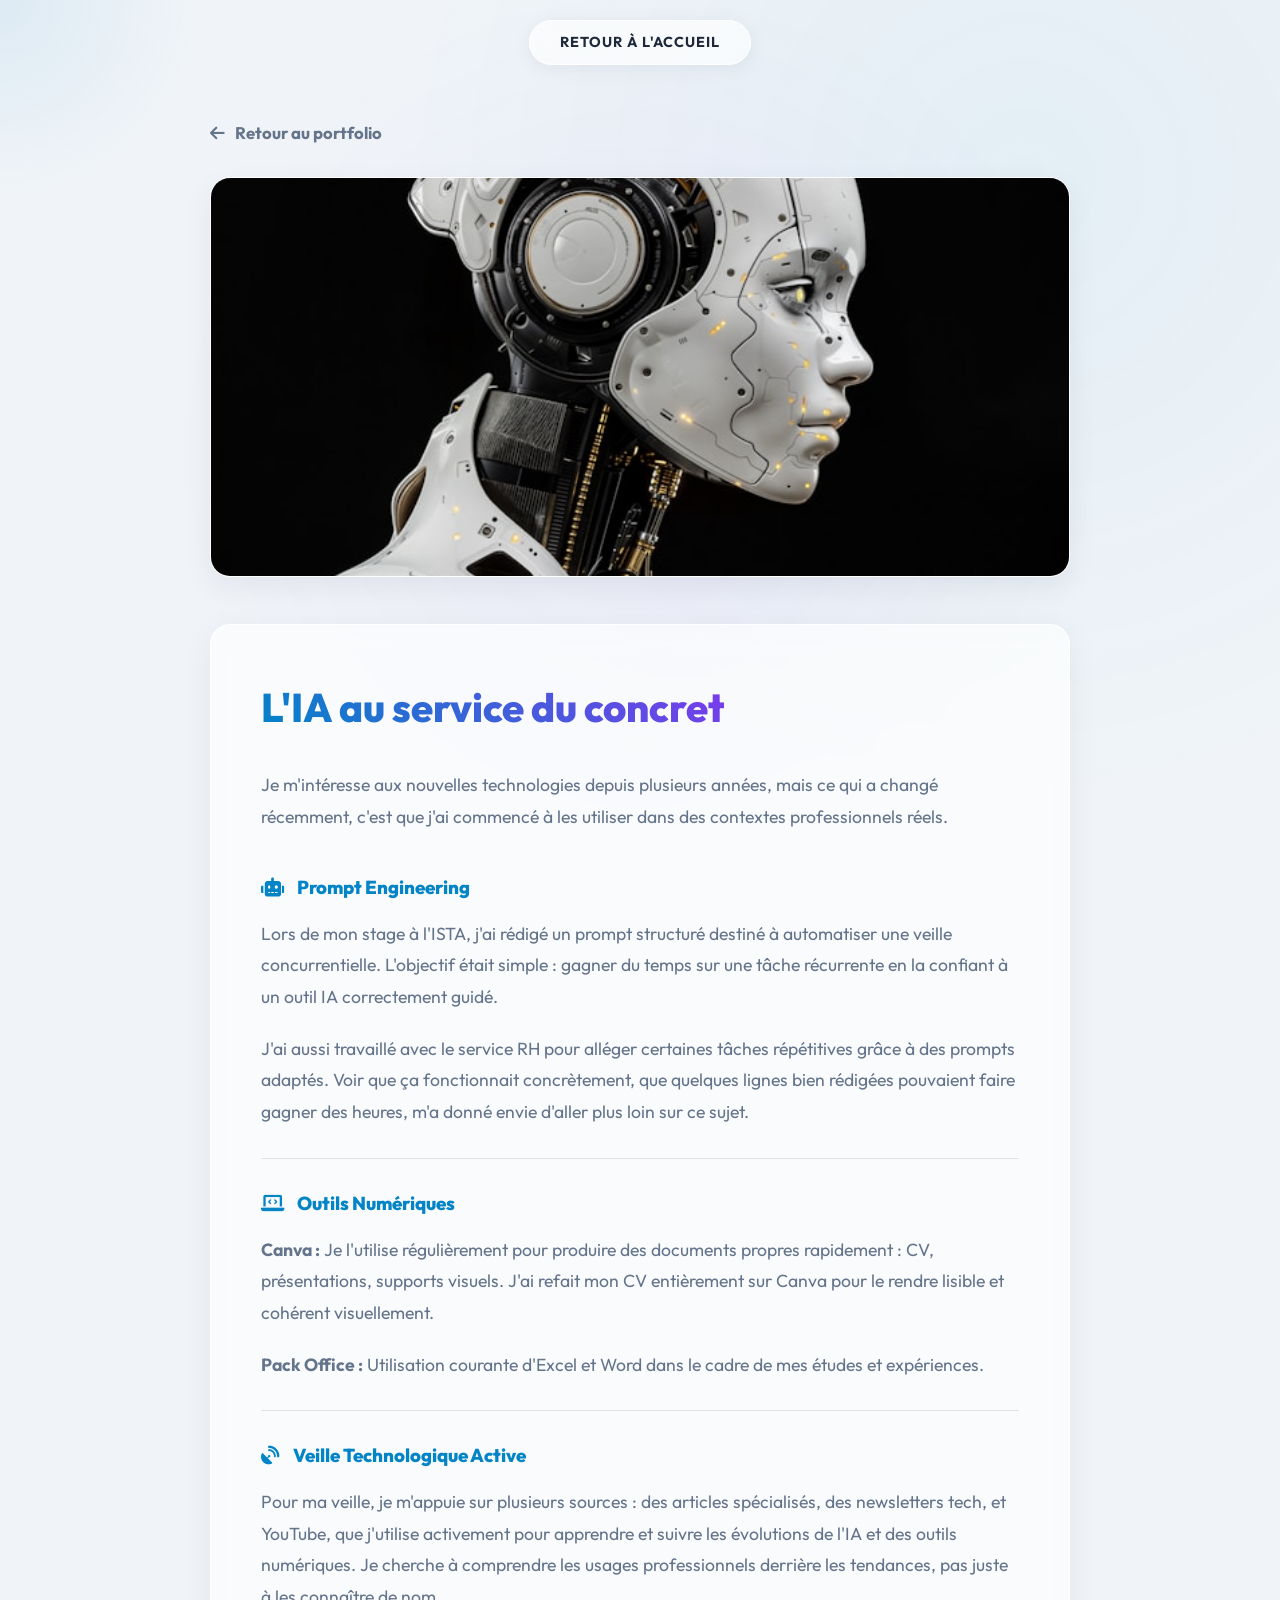
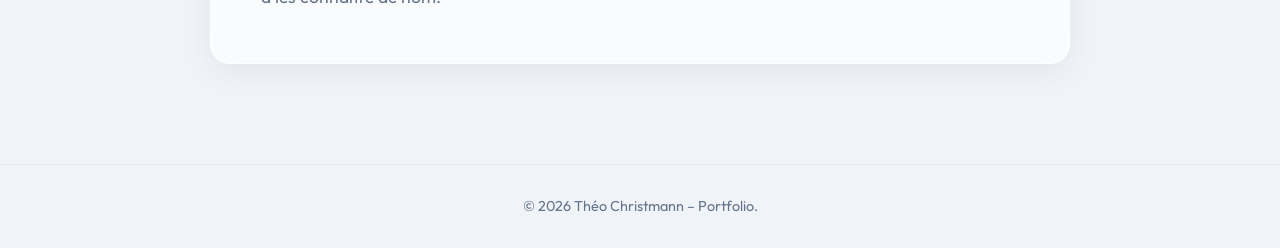
<file: tech.html>
<!doctype html>
<html lang="fr">
  <head>
    <meta charset="UTF-8" />
    <meta name="viewport" content="width=device-width, initial-scale=1.0" />
    <title>Tech & IA - Théo Christmann</title>
    <link
      href="https://cdnjs.cloudflare.com/ajax/libs/font-awesome/6.0.0/css/all.min.css"
      rel="stylesheet"
    />
    <link
      href="https://fonts.googleapis.com/css2?family=Outfit:wght@300;400;600;800&display=swap"
      rel="stylesheet"
    />

    <link rel="stylesheet" href="./assets/css/style.css" />
  </head>
  <body>
    <div class="glow-bg"></div>
    <div id="cursor-glow"></div>

    <nav>
      <a href="index.html">Retour à l'accueil</a>
    </nav>

    <div class="article-container">
      <a href="index.html" class="btn-back reveal active">
        <i class="fas fa-arrow-left"></i> Retour au portfolio
      </a>

      <img
        src="./assets/img/ia.jpg"
        alt="Compétences Tech et IA"
        class="article-hero-img reveal active"
      />

      <div class="glass-card article-content-card reveal active">
        <h1><span class="gradient-text">L'IA au service du concret</span></h1>

        <p>
          Je m'intéresse aux nouvelles technologies depuis plusieurs années,
          mais ce qui a changé récemment, c'est que j'ai commencé à les utiliser
          dans des contextes professionnels réels.
        </p>

        <h3
          style="
            color: var(--accent-cyan);
            margin-top: 40px;
            margin-bottom: 15px;
            font-weight: 800;
          "
        >
          <i class="fas fa-robot" style="margin-right: 10px"></i> Prompt
          Engineering
        </h3>
        <p>
          Lors de mon stage à l'ISTA, j'ai rédigé un prompt structuré destiné à
          automatiser une veille concurrentielle. L'objectif était simple :
          gagner du temps sur une tâche récurrente en la confiant à un outil IA
          correctement guidé.
        </p>
        <p>
          J'ai aussi travaillé avec le service RH pour alléger certaines tâches
          répétitives grâce à des prompts adaptés. Voir que ça fonctionnait
          concrètement, que quelques lignes bien rédigées pouvaient faire gagner
          des heures, m'a donné envie d'aller plus loin sur ce sujet.
        </p>

        <hr
          style="
            border: 0;
            border-top: 1px solid rgba(15, 23, 42, 0.1);
            margin: 30px 0;
          "
        />

        <h3
          style="
            color: var(--accent-cyan);
            margin-bottom: 15px;
            font-weight: 800;
          "
        >
          <i class="fas fa-laptop-code" style="margin-right: 10px"></i> Outils
          Numériques
        </h3>
        <p>
          <strong>Canva :</strong> Je l'utilise régulièrement pour produire des
          documents propres rapidement : CV, présentations, supports visuels.
          J'ai refait mon CV entièrement sur Canva pour le rendre lisible et
          cohérent visuellement.
        </p>
        <p>
          <strong>Pack Office :</strong> Utilisation courante d'Excel et Word
          dans le cadre de mes études et expériences.
        </p>

        <hr
          style="
            border: 0;
            border-top: 1px solid rgba(15, 23, 42, 0.1);
            margin: 30px 0;
          "
        />

        <h3
          style="
            color: var(--accent-cyan);
            margin-bottom: 15px;
            font-weight: 800;
          "
        >
          <i class="fas fa-satellite-dish" style="margin-right: 10px"></i>
          Veille Technologique Active
        </h3>
        <p>
          Pour ma veille, je m'appuie sur plusieurs sources : des articles
          spécialisés, des newsletters tech, et YouTube, que j'utilise
          activement pour apprendre et suivre les évolutions de l'IA et des
          outils numériques. Je cherche à comprendre les usages professionnels
          derrière les tendances, pas juste à les connaître de nom.
        </p>
      </div>
    </div>

    <footer>
      <p>&copy; 2026 Théo Christmann – Portfolio.</p>
    </footer>

    <script>
      const glow = document.getElementById("cursor-glow");

      document.addEventListener("mousemove", (e) => {
        requestAnimationFrame(() => {
          glow.style.left = e.clientX + "px";
          glow.style.top = e.clientY + "px";
        });
      });

      function reveal() {
        var reveals = document.querySelectorAll(".reveal");
        for (var i = 0; i < reveals.length; i++) {
          var windowHeight = window.innerHeight;
          var elementTop = reveals[i].getBoundingClientRect().top;
          var elementVisible = 50;

          if (elementTop < windowHeight - elementVisible) {
            reveals[i].classList.add("active");
          }
        }
      }

      window.addEventListener("scroll", reveal);
      reveal();
    </script>
  </body>
</html>
</file>
<file: assets/css/style.css>
/* --- VARIABLES & RESET --- */
:root {
    --bg-main: #f0f4f8;
    --text-main: #1e293b;
    --text-muted: #64748b;
    --accent-cyan: #0284c7;
    --accent-purple: #7c3aed;
    --glass-bg: rgba(255, 255, 255, 0.65);
    --glass-border: rgba(255, 255, 255, 1);
    --glass-hover: rgba(255, 255, 255, 0.9);
    --shadow-light: rgba(15, 23, 42, 0.06);
    --shadow-strong: rgba(15, 23, 42, 0.12);
}

* {
    margin: 0;
    padding: 0;
    box-sizing: border-box;
    font-family: 'Outfit', sans-serif;
    scroll-behavior: smooth;
}

body {
    background-color: var(--bg-main);
    color: var(--text-main);
    overflow-x: hidden;
    line-height: 1.6;
}

/* --- EFFET BACKGROUND GLOW (Curseur) --- */
.glow-bg {
    position: fixed;
    top: 0;
    left: 0;
    width: 100vw;
    height: 100vh;
    pointer-events: none;
    z-index: -1;
    background: radial-gradient(circle at 50% 50%, rgba(124, 58, 237, 0.05), transparent 60%),
                radial-gradient(circle at 80% 20%, rgba(2, 132, 199, 0.05), transparent 50%);
}

#cursor-glow {
    position: fixed;
    width: 400px;
    height: 400px;
    background: radial-gradient(circle, rgba(2, 132, 199, 0.08) 0%, rgba(0,0,0,0) 70%);
    border-radius: 50%;
    pointer-events: none;
    transform: translate(-50%, -50%);
    z-index: -1;
    transition: opacity 0.3s;
}

/* --- NAVIGATION --- */
nav {
    position: fixed;
    top: 20px;
    left: 50%;
    transform: translateX(-50%);
    background: var(--glass-bg);
    backdrop-filter: blur(12px);
    border: 1px solid var(--glass-border);
    padding: 10px 30px;
    border-radius: 50px;
    z-index: 100;
    display: flex;
    gap: 20px;
    box-shadow: 0 4px 20px var(--shadow-light);
}

nav a {
    color: var(--text-main);
    text-decoration: none;
    font-size: 0.9rem;
    font-weight: 700;
    transition: color 0.3s;
    text-transform: uppercase;
    letter-spacing: 1px;
}

nav a:hover {
    color: var(--accent-cyan);
}

/* --- CONTENEUR PRINCIPAL --- */
.container {
    max-width: 1200px;
    margin: 0 auto;
    padding: 120px 20px 60px;
}

/* --- TYPOGRAPHIE & UTILITAIRES --- */
.gradient-text {
    background: linear-gradient(45deg, var(--accent-cyan), var(--accent-purple));
    background-clip: initial;
    -webkit-background-clip: text;
    -webkit-text-fill-color: transparent;
    display: inline-block;
}

.section-title {
    font-size: 2.5rem;
    margin-bottom: 2rem;
    font-weight: 800;
}

.glass-card {
    background: var(--glass-bg);
    backdrop-filter: blur(12px);
    border: 1px solid var(--glass-border);
    border-radius: 20px;
    padding: 30px;
    transition: transform 0.3s, background 0.3s, box-shadow 0.3s;
    position: relative;
    overflow: hidden;
    box-shadow: 0 8px 32px var(--shadow-light);
}

.glass-card:hover {
    transform: translateY(-5px);
    background: var(--glass-hover);
    box-shadow: 0 15px 40px var(--shadow-strong);
    border-color: rgba(255, 255, 255, 1);
}

/* --- HERO SECTION --- */
.hero {
    display: flex;
    flex-direction: column;
    align-items: center;
    text-align: center;
    margin-bottom: 80px;
    position: relative;
    padding: 80px 20px;
    border-radius: 30px;
    background-color: var(--glass-bg);
    backdrop-filter: blur(12px);
    border: 1px solid var(--glass-border);
    box-shadow: 0 10px 40px var(--shadow-light);
    background-image: url("data:image/svg+xml,%3Csvg xmlns='http://www.w3.org/2000/svg' width='240' height='240' viewBox='0 0 240 240'%3E%3Cg stroke='%230284c7' stroke-width='2' stroke-linecap='round' stroke-linejoin='round' fill='none' opacity='0.06'%3E%3C!-- Valise (Management) --%3E%3Crect x='30' y='40' width='40' height='28' rx='4' /%3E%3Cpath d='M45 40 V32 A4 4 0 0 1 55 32 V40' /%3E%3Cpath d='M30 54 H70' /%3E%3C!-- Graphique (Finance) --%3E%3Cline x1='140' y1='80' x2='200' y2='80' /%3E%3Crect x='145' y='55' width='10' height='25' /%3E%3Crect x='165' y='40' width='10' height='40' /%3E%3Crect x='185' y='20' width='10' height='60' /%3E%3C!-- Cible (Marketing) --%3E%3Ccircle cx='190' cy='180' r='20' /%3E%3Ccircle cx='190' cy='180' r='10' /%3E%3Ccircle cx='190' cy='180' r='2' fill='%230284c7' /%3E%3Cpath d='M205 165 L220 150 M220 150 H210 M220 150 V160' /%3E%3C!-- Camembert (Gestion) --%3E%3Ccircle cx='50' cy='170' r='20' /%3E%3Cpath d='M50 170 L50 150 A20 20 0 0 1 70 170 Z' fill='%230284c7' opacity='0.3' /%3E%3C!-- Organigramme (RH) --%3E%3Ccircle cx='120' cy='120' r='6' /%3E%3Ccircle cx='100' cy='140' r='6' /%3E%3Ccircle cx='140' cy='140' r='6' /%3E%3Cpath d='M120 126 V132 H100 V134 M120 132 H140 V134' /%3E%3C/g%3E%3C/svg%3E");
    background-size: 240px;
    background-repeat: repeat;
}

.hero-badge {
    background: rgba(2, 132, 199, 0.1);
    border: 1px solid rgba(2, 132, 199, 0.3);
    color: var(--accent-cyan);
    padding: 8px 20px;
    border-radius: 50px;
    font-size: 0.9rem;
    font-weight: 700;
    margin-bottom: 20px;
    display: inline-flex;
    align-items: center;
    gap: 10px;
    box-shadow: 0 0 15px rgba(2, 132, 199, 0.15);
    animation: pulse 2s infinite;
}

@keyframes pulse {
    0% { box-shadow: 0 0 10px rgba(2, 132, 199, 0.1); }
    50% { box-shadow: 0 0 20px rgba(2, 132, 199, 0.25); }
    100% { box-shadow: 0 0 10px rgba(2, 132, 199, 0.1); }
}

.hero h1 {
    font-size: clamp(3rem, 6vw, 5rem);
    font-weight: 800;
    line-height: 1.1;
    margin-bottom: 20px;
}

.hero p {
    font-size: 1.2rem;
    color: var(--text-muted);
    max-width: 600px;
    margin-bottom: 30px;
}

/* --- BENTO GRID --- */
.bento-grid {
    display: grid;
    grid-template-columns: repeat(4, 1fr);
    grid-auto-rows: minmax(200px, auto);
    gap: 20px;
    margin-bottom: 80px;
}

.bento-item {
    display: flex;
    flex-direction: column;
    justify-content: center;
}

.bento-intro { 
    grid-column: span 2; 
    grid-row: span 2; 
    padding: 0; 
    background: rgba(255, 255, 255, 0.85); 
}
.bento-tech { 
    grid-column: span 1; 
    grid-row: span 1; 
    background-color: rgba(255, 255, 255, 0.6);
    background-image:
        linear-gradient(135deg, rgba(124, 58, 237, 0.08), transparent),
        radial-gradient(rgba(124, 58, 237, 0.15) 1px, transparent 1px);
    background-size: 100% 100%, 20px 20px;
}
.bento-soft { 
    grid-column: span 1; 
    grid-row: span 2; 
    background-color: rgba(255, 255, 255, 0.7);
    background-image:
        repeating-linear-gradient(45deg, rgba(2, 132, 199, 0.03) 0, rgba(2, 132, 199, 0.03) 2px, transparent 2px, transparent 12px),
        linear-gradient(to bottom right, transparent, rgba(2, 132, 199, 0.08));
}
.bento-lang { 
    grid-column: span 1; 
    grid-row: span 1; 
    background-color: rgba(255, 255, 255, 0.8);
    background-image:
        radial-gradient(circle at top left, rgba(244, 63, 94, 0.12), transparent 70%),
        radial-gradient(circle at bottom right, rgba(251, 146, 60, 0.08), transparent 70%);
}

.bento-intro-layout {
    display: flex;
    height: 100%;
    align-items: stretch;
}

.profile-img-wrapper {
    flex: 0 0 240px;
    position: relative;
    overflow: hidden;
}

.profile-img {
    width: 100%;
    height: 100%;
    object-fit: cover;
    border-radius: 0;
    border: none;
    box-shadow: none;
    transform: scale(1);
    transition: transform 0.5s ease;
}

.bento-intro:hover .profile-img {
    transform: scale(1.05);
}

.bento-intro-text {
    padding: 30px;
    display: flex;
    flex-direction: column;
    justify-content: center;
}

.bento-icon {
    font-size: 2.5rem;
    margin-bottom: 15px;
    background: linear-gradient(45deg, var(--accent-cyan), var(--accent-purple));
    background-clip: initial;
    -webkit-background-clip: text;
    -webkit-text-fill-color: transparent;
}

.bento-item h3 {
    font-size: 1.3rem;
    margin-bottom: 10px;
    font-weight: 800;
}

.bento-item p, .bento-item li {
    color: var(--text-muted);
    font-size: 0.95rem;
    font-weight: 500;
}

.soft-skills-list {
    list-style: none;
    display: flex;
    flex-direction: column;
    gap: 15px;
}

.soft-skills-list li {
    display: flex;
    align-items: center;
    gap: 10px;
    font-weight: 600;
    color: var(--text-main);
}

.soft-skills-list i {
    color: var(--accent-cyan);
    font-size: 0.8rem;
}

.tech-tags {
    display: flex;
    flex-wrap: wrap;
    gap: 8px;
    margin-top: 15px;
}

.tech-tag {
    background: rgba(2, 132, 199, 0.08);
    border: 1px solid rgba(2, 132, 199, 0.2);
    padding: 5px 12px;
    border-radius: 20px;
    font-size: 0.85rem;
    font-weight: 700;
    color: var(--accent-cyan);
}

/* --- TIMELINE --- */
.timeline-section {
    display: grid;
    grid-template-columns: 1fr 1fr;
    gap: 40px;
    margin-bottom: 80px;
}

.timeline-container {
    position: relative;
    padding-left: 30px;
    border-left: 2px solid rgba(2, 132, 199, 0.2);
}

.timeline-item {
    position: relative;
    margin-bottom: 40px;
}

.timeline-dot {
    position: absolute;
    left: -37px;
    top: 5px;
    width: 12px;
    height: 12px;
    border-radius: 50%;
    background: var(--accent-purple);
    box-shadow: 0 0 10px rgba(124, 58, 237, 0.4);
}

.bento-img-card { padding: 0; }
.bento-img-card img {
    width: 100%;
    height: 100%;
    object-fit: cover;
    transition: transform 0.5s ease;
}
.bento-img-card:hover img { transform: scale(1.08); }
.bento-text-1 {
    grid-column: span 2;
    grid-row: span 1;
    background: linear-gradient(135deg, rgba(2, 132, 199, 0.05), rgba(255, 255, 255, 0.9));
}
.bento-img-large { 
    grid-column: span 2; 
    grid-row: span 1; 
}

.timeline-date {
    color: var(--accent-cyan);
    font-size: 0.9rem;
    font-weight: 800;
    margin-bottom: 5px;
}

.timeline-item h4 {
    font-size: 1.2rem;
    margin-bottom: 5px;
    font-weight: 800;
}

.timeline-item h5 {
    font-size: 0.95rem;
    color: var(--text-muted);
    font-weight: 600;
    margin-bottom: 10px;
}

/* --- CONTACT --- */
.contact-cta {
    text-align: center;
    padding: 60px 20px;
    background: linear-gradient(135deg, rgba(2, 132, 199, 0.05), rgba(124, 58, 237, 0.05));
    border: 1px solid rgba(124, 58, 237, 0.2);
}

.btn-contact {
    display: inline-block;
    margin-top: 20px;
    padding: 15px 40px;
    background: var(--text-main);
    color: #ffffff;
    text-decoration: none;
    font-weight: 800;
    font-size: 1.1rem;
    border-radius: 50px;
    transition: all 0.3s;
    box-shadow: 0 8px 20px var(--shadow-strong);
}

.btn-contact:hover {
    transform: scale(1.05);
    background: var(--accent-cyan);
    box-shadow: 0 10px 25px rgba(2, 132, 199, 0.3);
}

.btn-linkedin { background: #0077b5; }
.btn-linkedin:hover {
    background: #005885;
    box-shadow: 0 10px 25px rgba(0, 119, 181, 0.4);
}

.contact-buttons {
    display: flex;
    justify-content: center;
    gap: 20px;
    flex-wrap: wrap;
    margin-top: 10px;
}

footer {
    text-align: center;
    padding: 30px 20px;
    color: var(--text-muted);
    font-size: 0.9rem;
    margin-top: 40px;
    border-top: 1px solid rgba(15, 23, 42, 0.05);
}

.reveal {
    opacity: 0;
    transform: translateY(30px);
    transition: all 0.8s ease-out;
}
.reveal.active {
    opacity: 1;
    transform: translateY(0);
}

/* ====================================================
   NOUVEAUX STYLES POUR LA SECTION ARTICLES
   ==================================================== */
.articles-grid {
    display: grid;
    grid-template-columns: repeat(3, 1fr);
    gap: 30px;
    margin-bottom: 80px;
}

.article-card {
    padding: 0;
    display: flex;
    flex-direction: column;
}

.article-img {
    width: 100%;
    height: 220px;
    object-fit: cover;
    border-bottom: 1px solid rgba(15, 23, 42, 0.05);
}

.article-content {
    padding: 25px;
    display: flex;
    flex-direction: column;
    flex-grow: 1;
}

.article-content h3 {
    font-size: 1.4rem;
    color: var(--text-main);
    margin-bottom: 10px;
}

.article-content p {
    color: var(--text-muted);
    font-size: 0.95rem;
    margin-bottom: 20px;
    flex-grow: 1;
}

.btn-more {
    display: inline-block;
    padding: 10px 25px;
    background: rgba(2, 132, 199, 0.1);
    color: var(--accent-cyan);
    border: 1px solid rgba(2, 132, 199, 0.3);
    border-radius: 50px;
    text-decoration: none;
    font-weight: 700;
    font-size: 0.9rem;
    transition: all 0.3s;
    align-self: flex-start;
}

.btn-more:hover {
    background: var(--accent-cyan);
    color: #fff;
    transform: translateY(-2px);
    box-shadow: 0 5px 15px rgba(2, 132, 199, 0.2);
}

/* --- RESPONSIVE --- */
@media (max-width: 900px) {
    .bento-grid {
        grid-template-columns: repeat(2, 1fr);
    }
    .timeline-section, .articles-grid {
        grid-template-columns: 1fr;
    }
}

@media (max-width: 600px) {
    .bento-intro-layout { flex-direction: column; }
    .profile-img-wrapper {
        width: 100%;
        height: 300px;
        flex: none;
    }
    .bento-intro-text { padding: 25px; }
    .bento-grid { grid-template-columns: 1fr; }
    .bento-intro, .bento-tech, .bento-soft, .bento-lang, .bento-text-1, .bento-img-large {
        grid-column: span 1;
        grid-row: auto;
    }
    nav {
        width: 90%;
        justify-content: space-around;
        padding: 10px;
    }
    nav a { font-size: 0.8rem; }
}

/* ====================================================
   STYLES POUR LES PAGES ARTICLES (profil, tech, etc.)
   ==================================================== */
.article-container {
    max-width: 900px;
    margin: 0 auto;
    padding: 120px 20px 60px;
}

.btn-back {
    display: inline-flex;
    align-items: center;
    gap: 10px;
    color: var(--text-muted);
    text-decoration: none;
    font-weight: 700;
    margin-bottom: 30px;
    transition: color 0.3s;
    font-size: 1.05rem;
}

.btn-back:hover {
    color: var(--accent-cyan);
    transform: translateX(-5px);
}

.article-hero-img {
    width: 100%;
    height: 400px;
    object-fit: cover;
    border-radius: 20px;
    margin-bottom: 40px;
    box-shadow: 0 10px 30px var(--shadow-light);
    border: 1px solid var(--glass-border);
}

.article-content-card {
    padding: 50px;
}

.article-content-card h1 {
    font-size: 2.5rem;
    margin-bottom: 30px;
    font-weight: 800;
}

.article-content-card p {
    font-size: 1.1rem;
    line-height: 1.8;
    margin-bottom: 20px;
    color: var(--text-muted);
}

.article-content-card p:last-child {
    margin-bottom: 0;
}

/* Responsive pour les articles */
@media (max-width: 600px) {
    .article-hero-img {
        height: 250px;
    }
    .article-content-card {
        padding: 30px 20px;
    }
    .article-content-card h1 {
        font-size: 2rem;
    }
}
</file>
